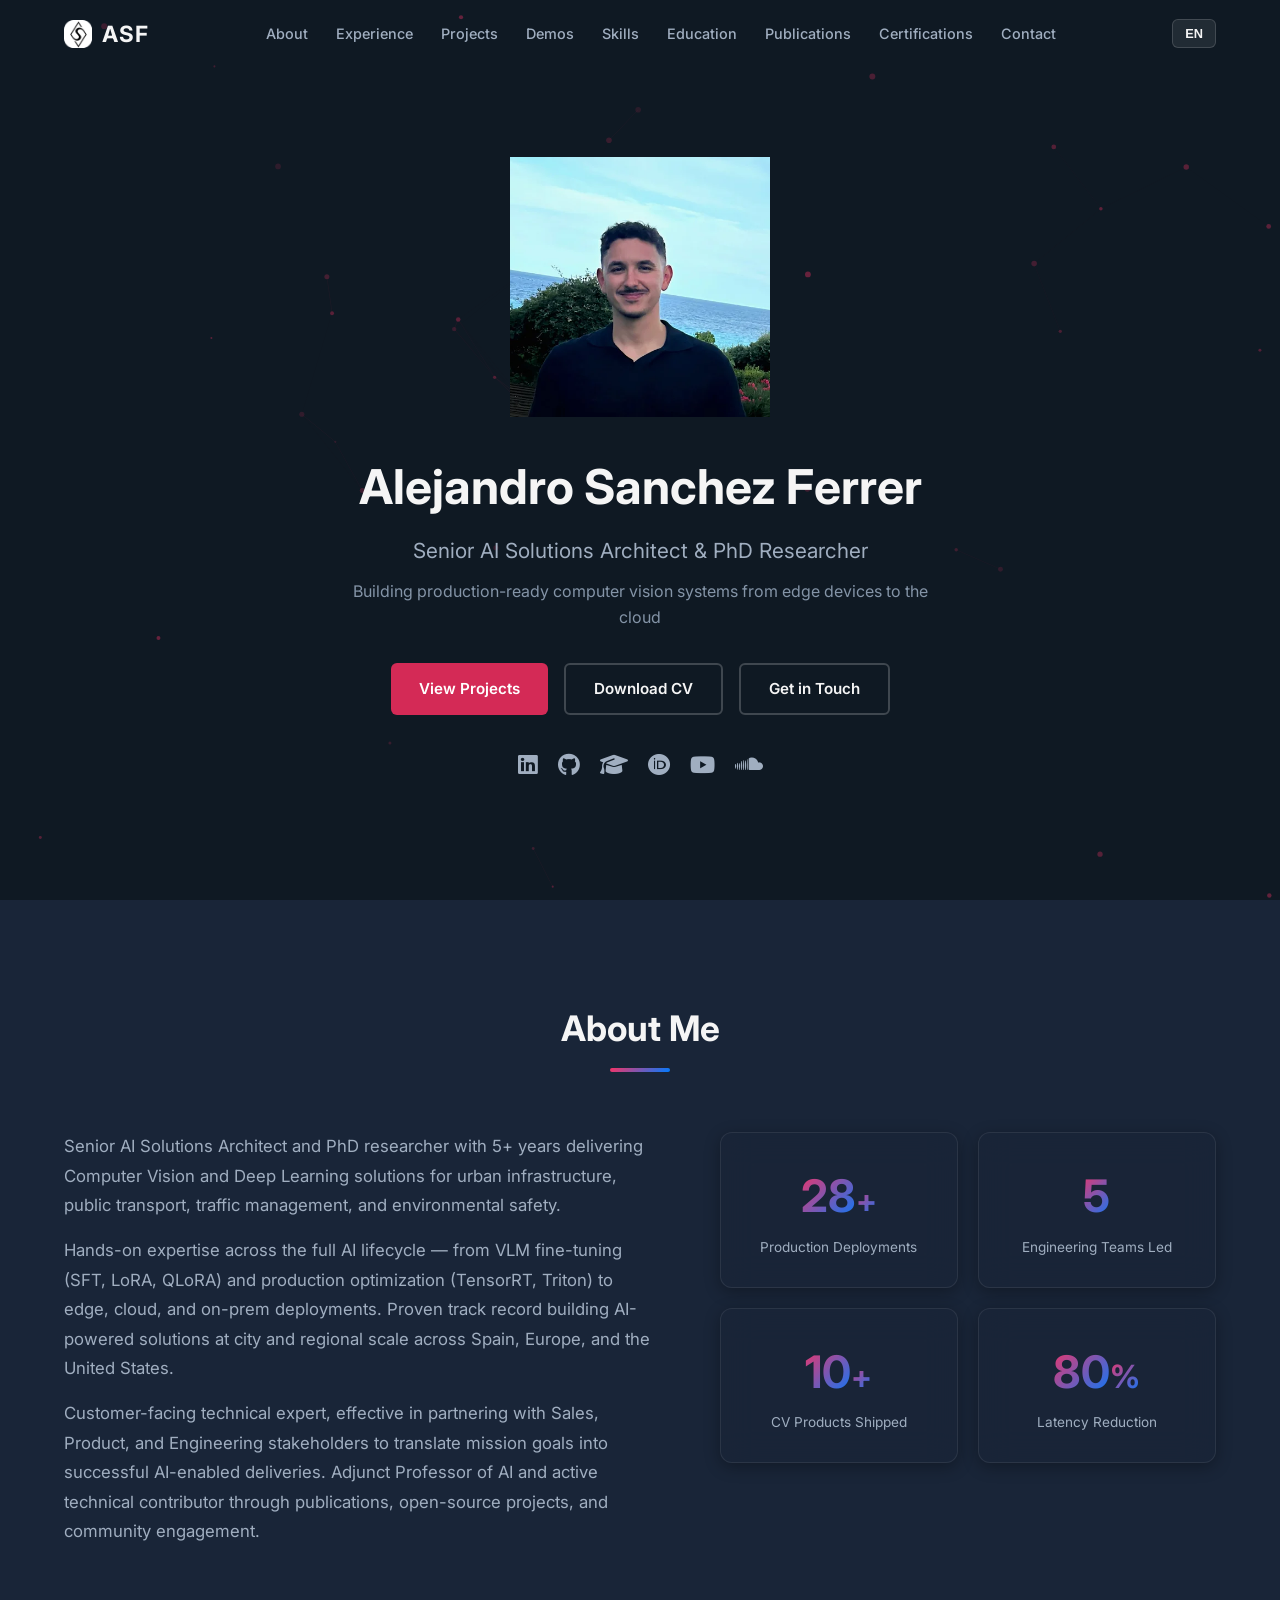
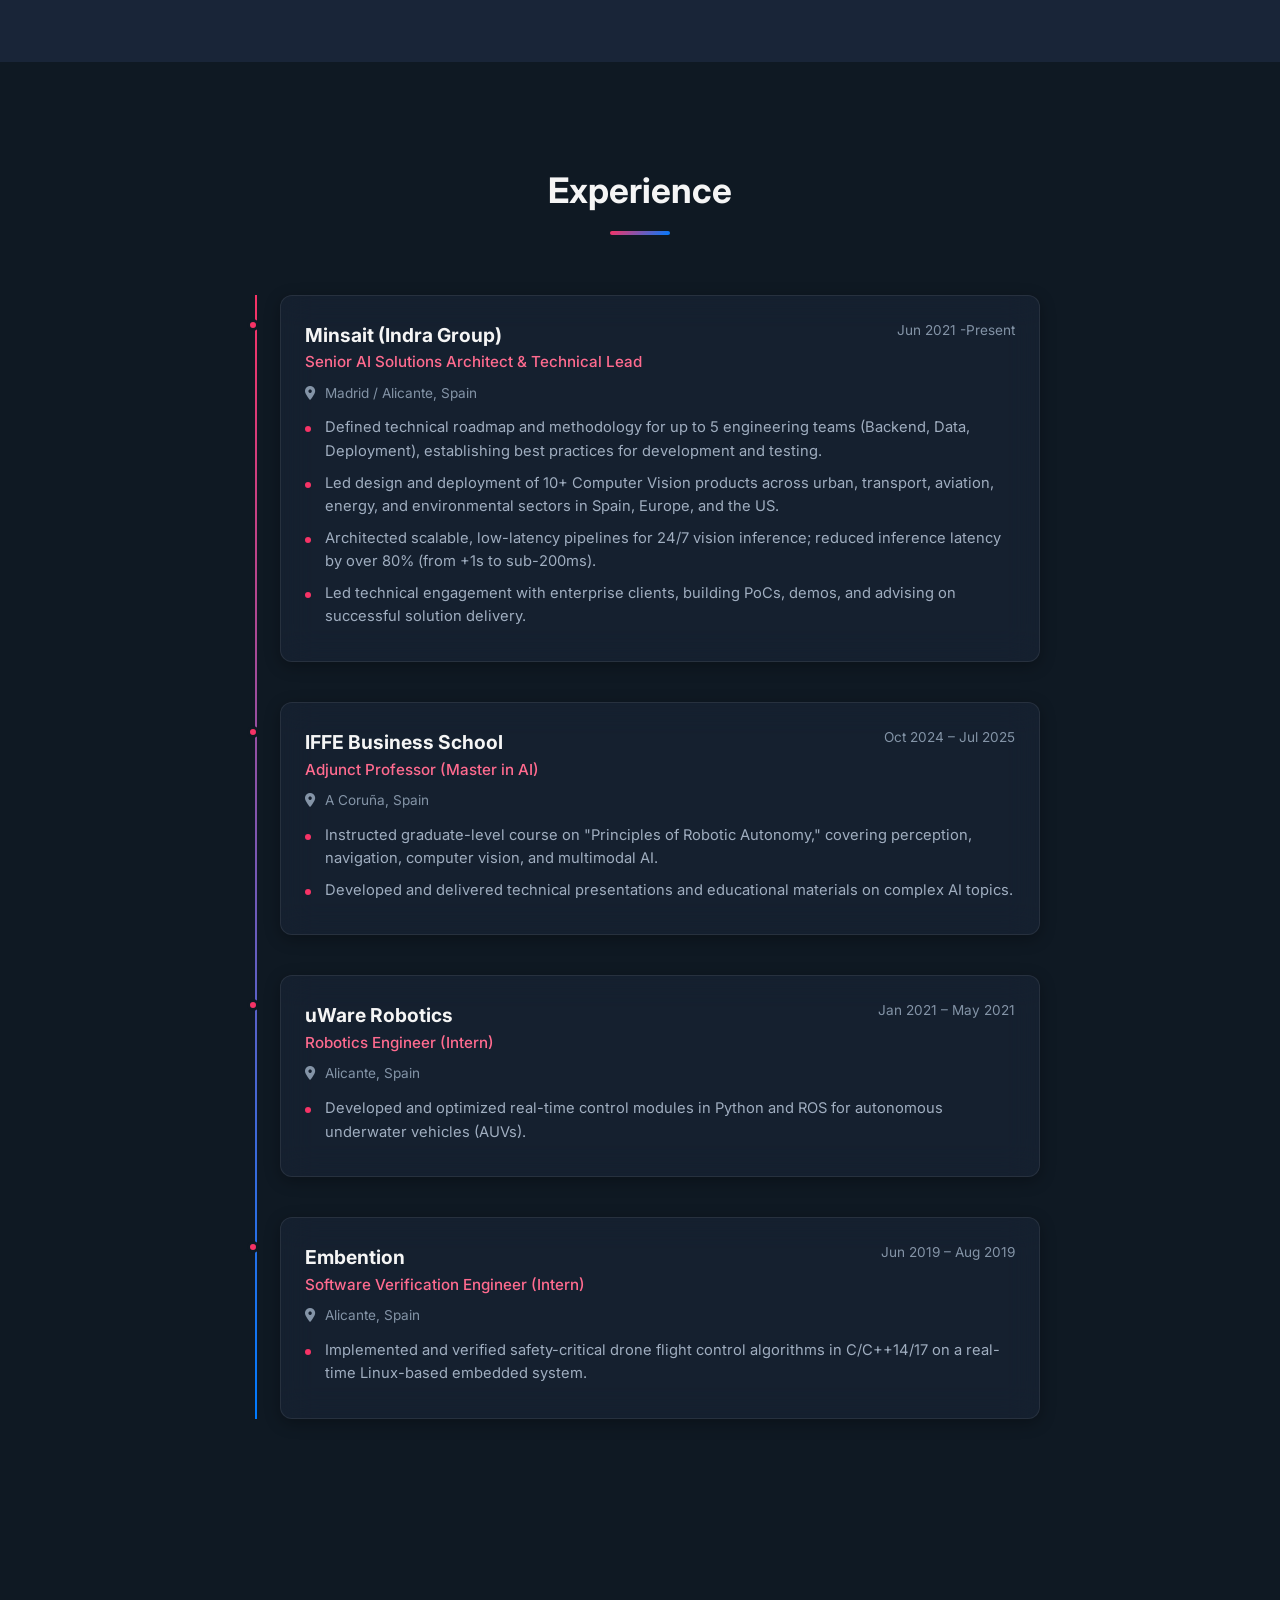
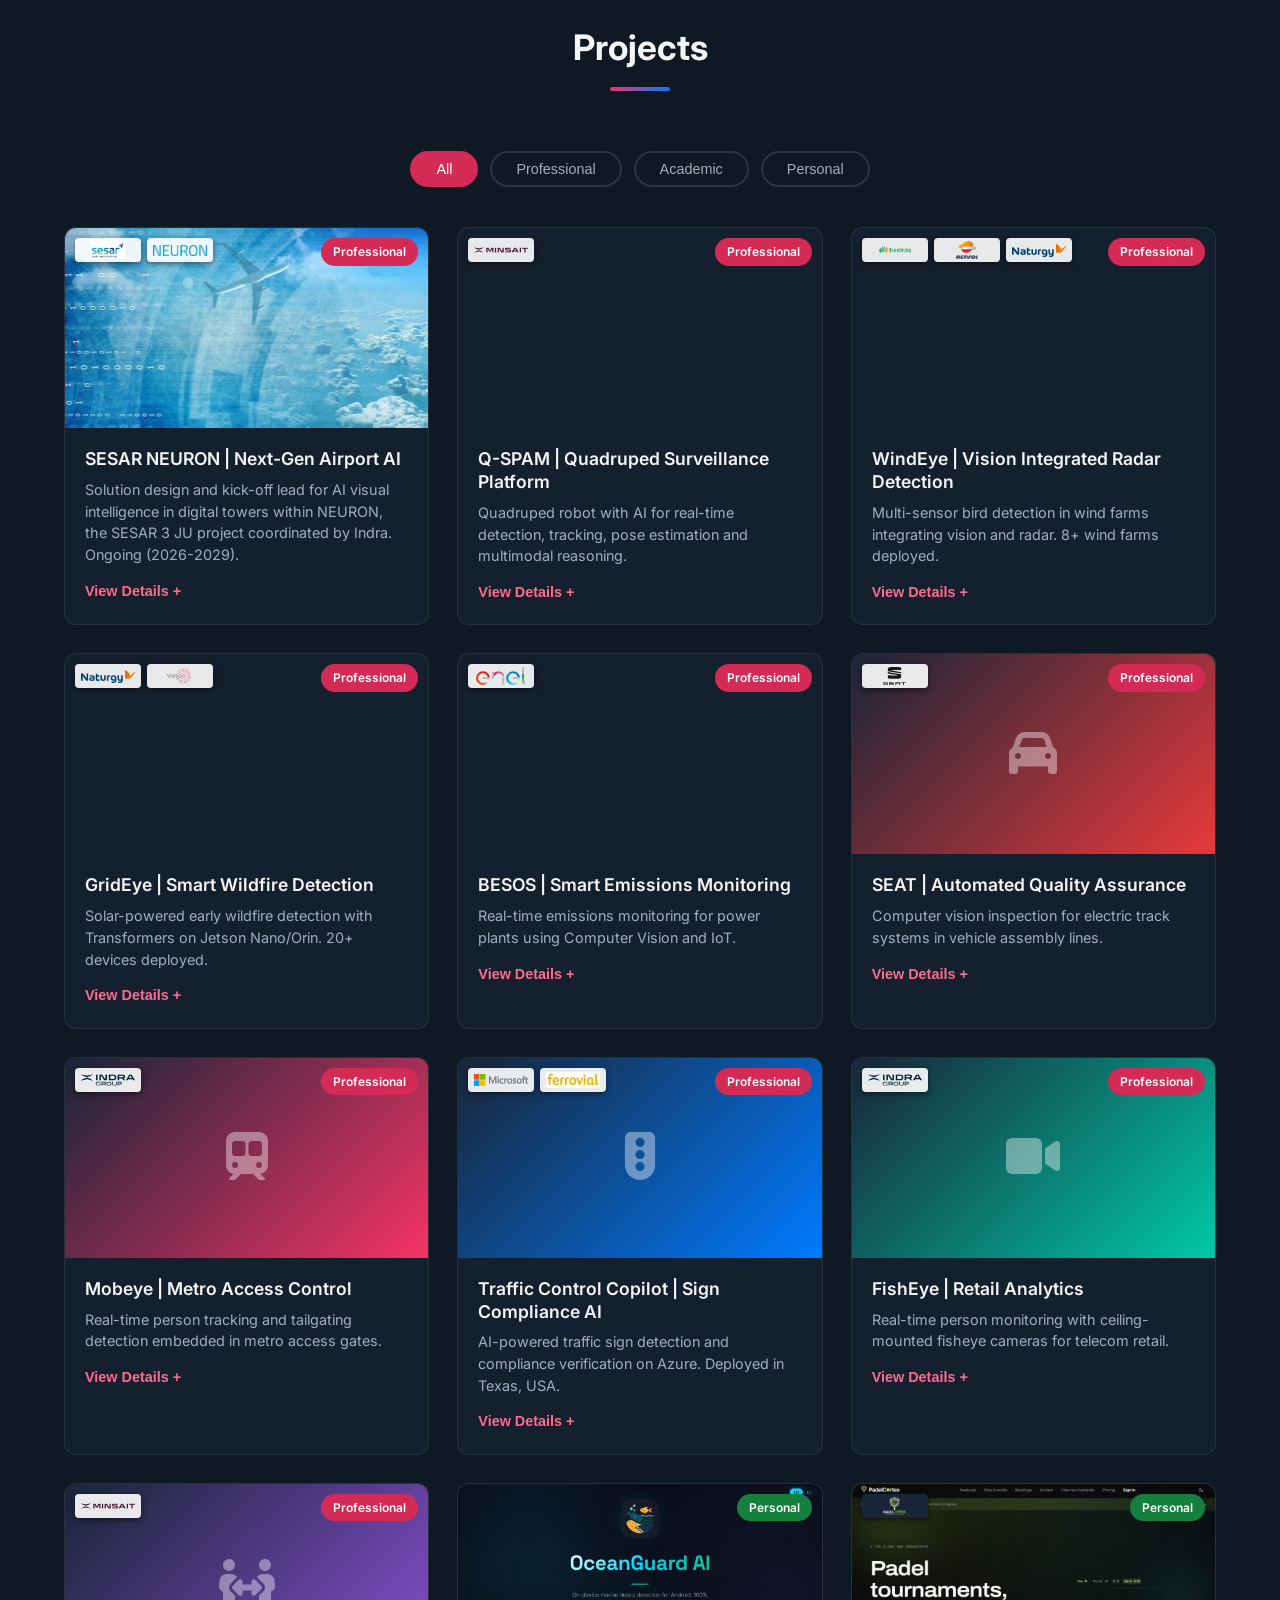
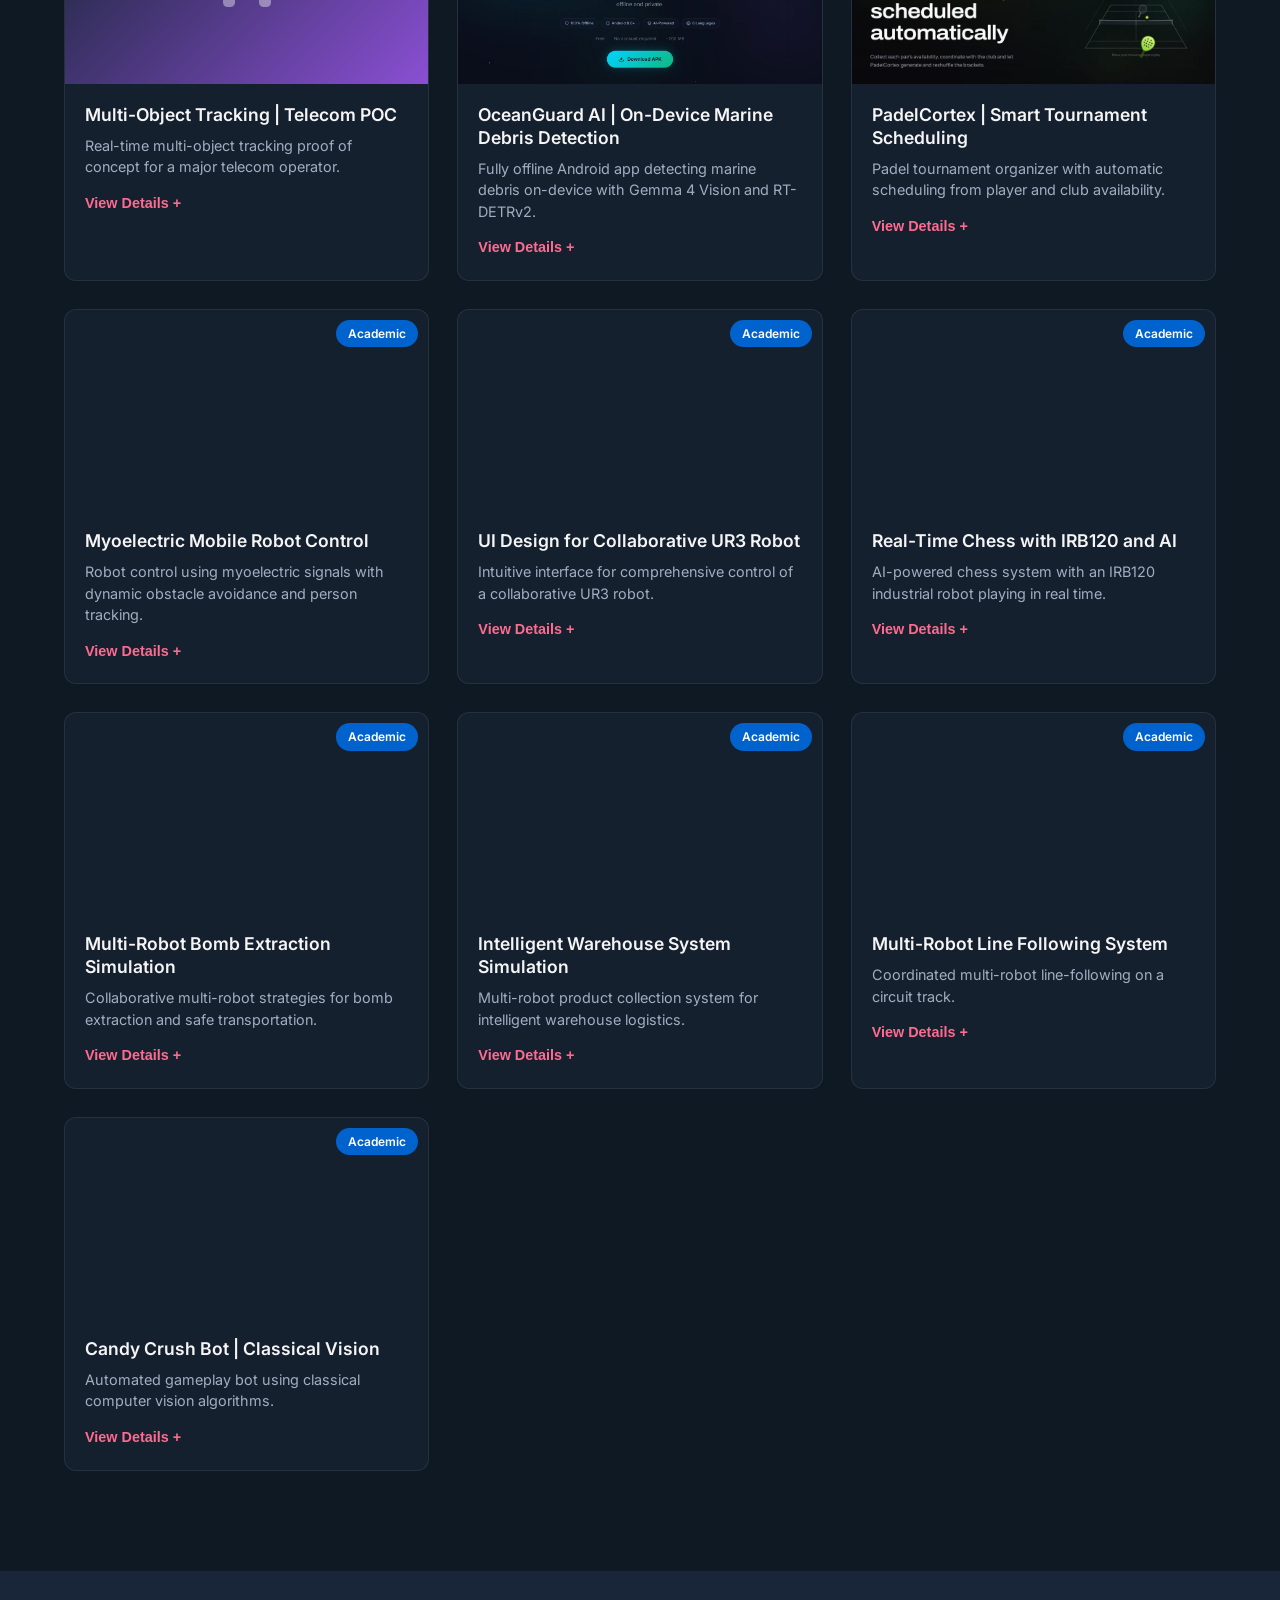
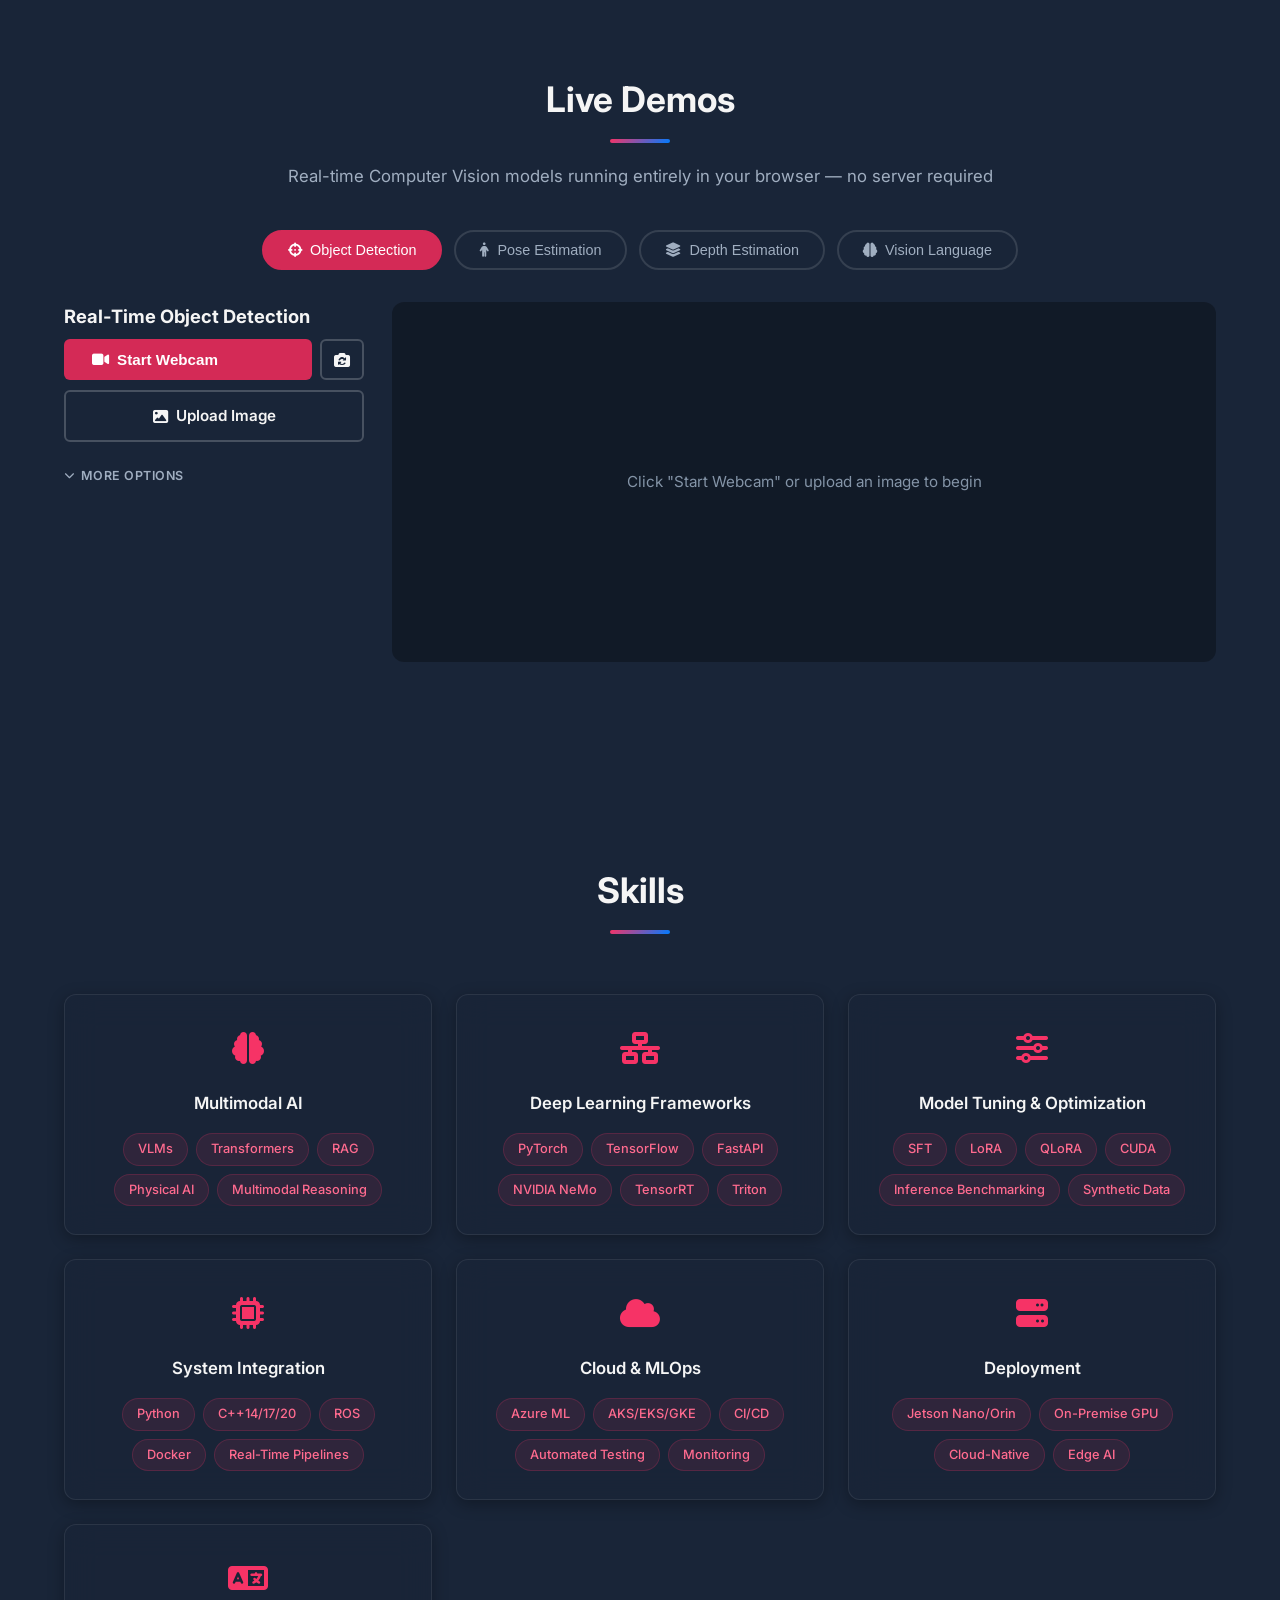
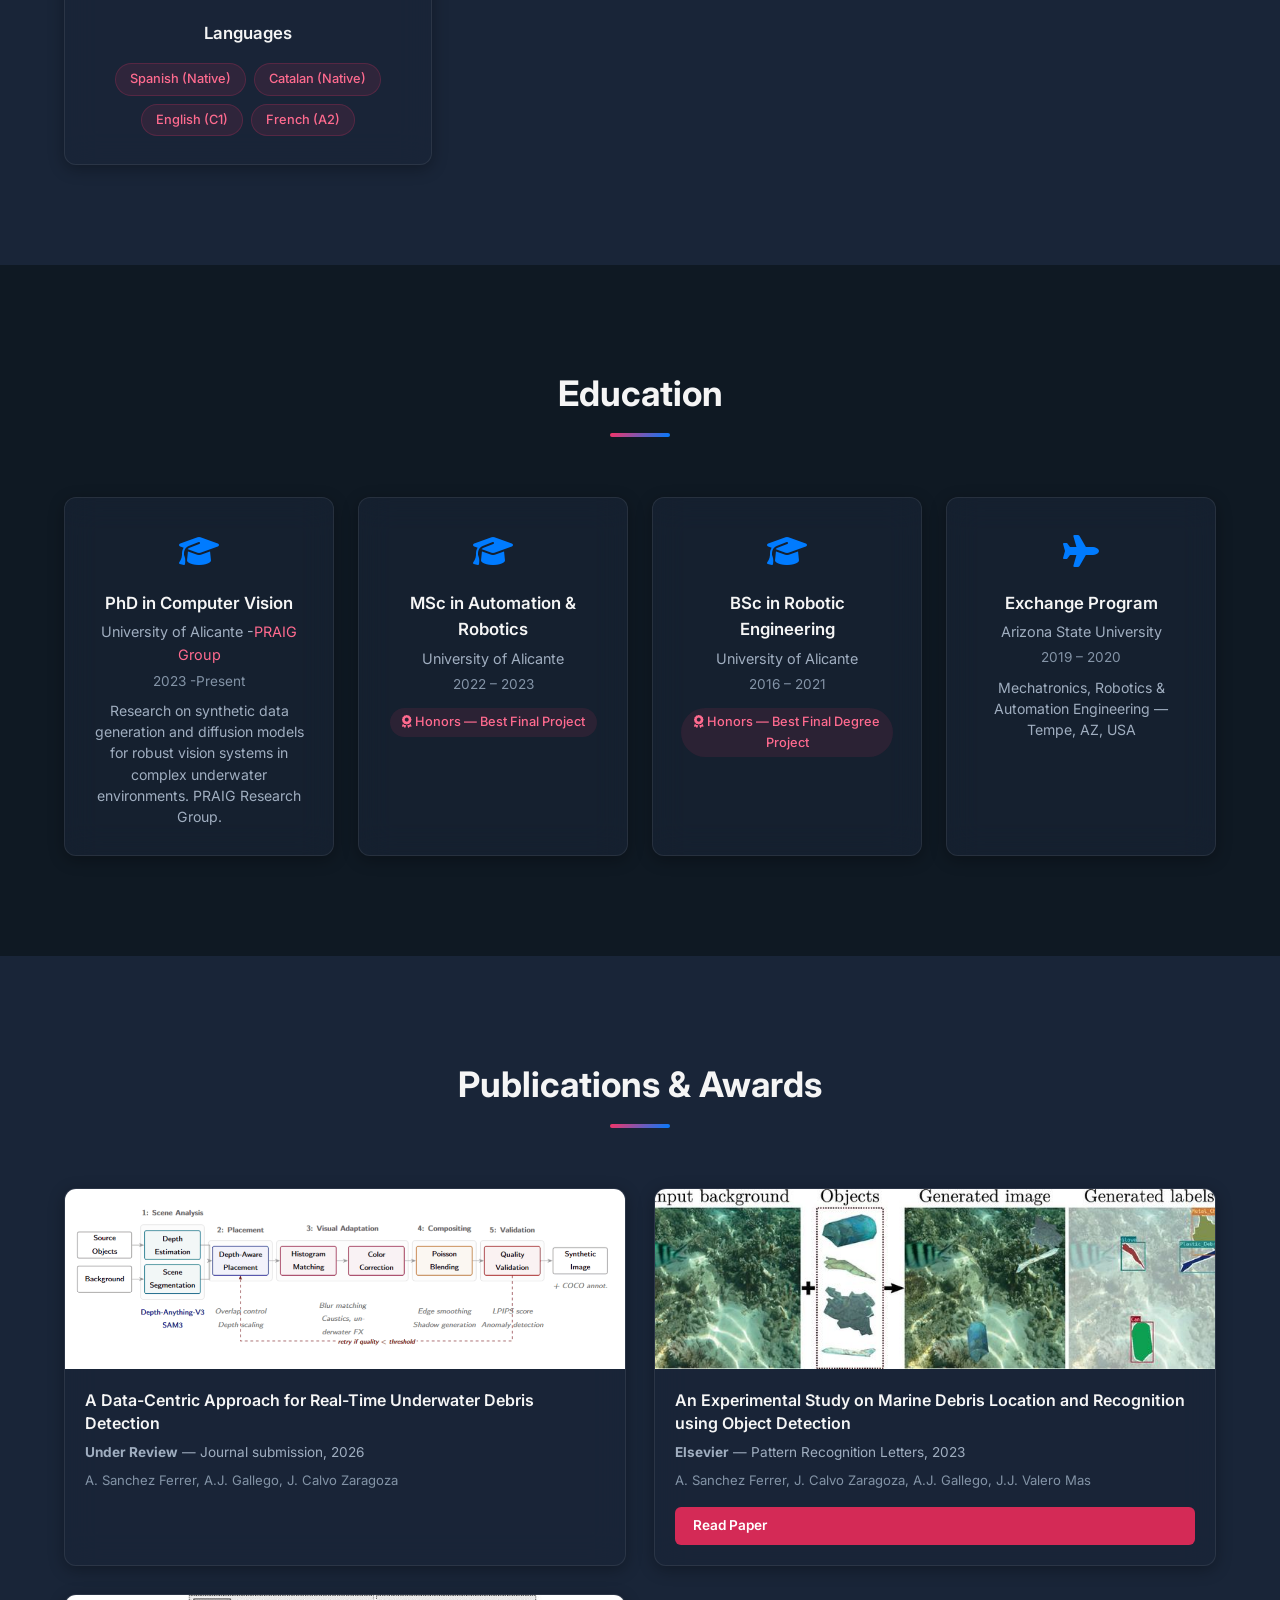
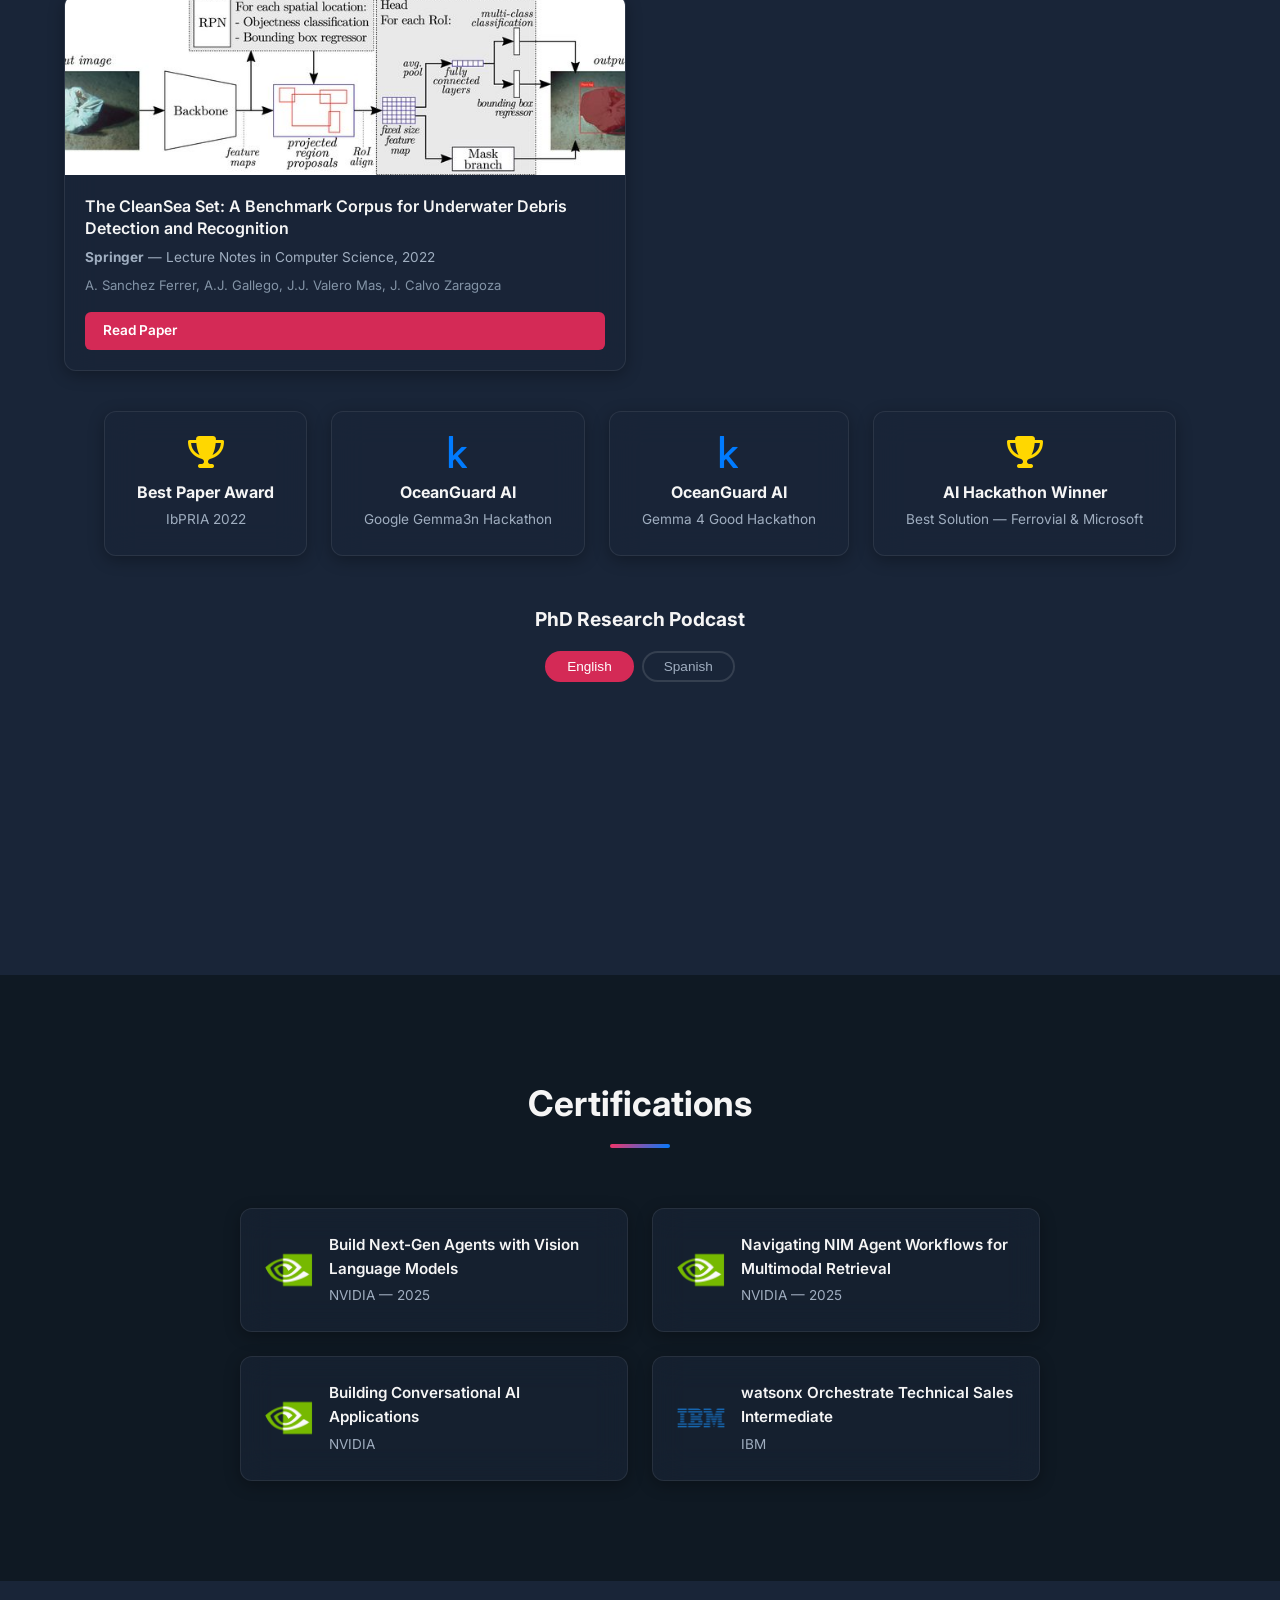
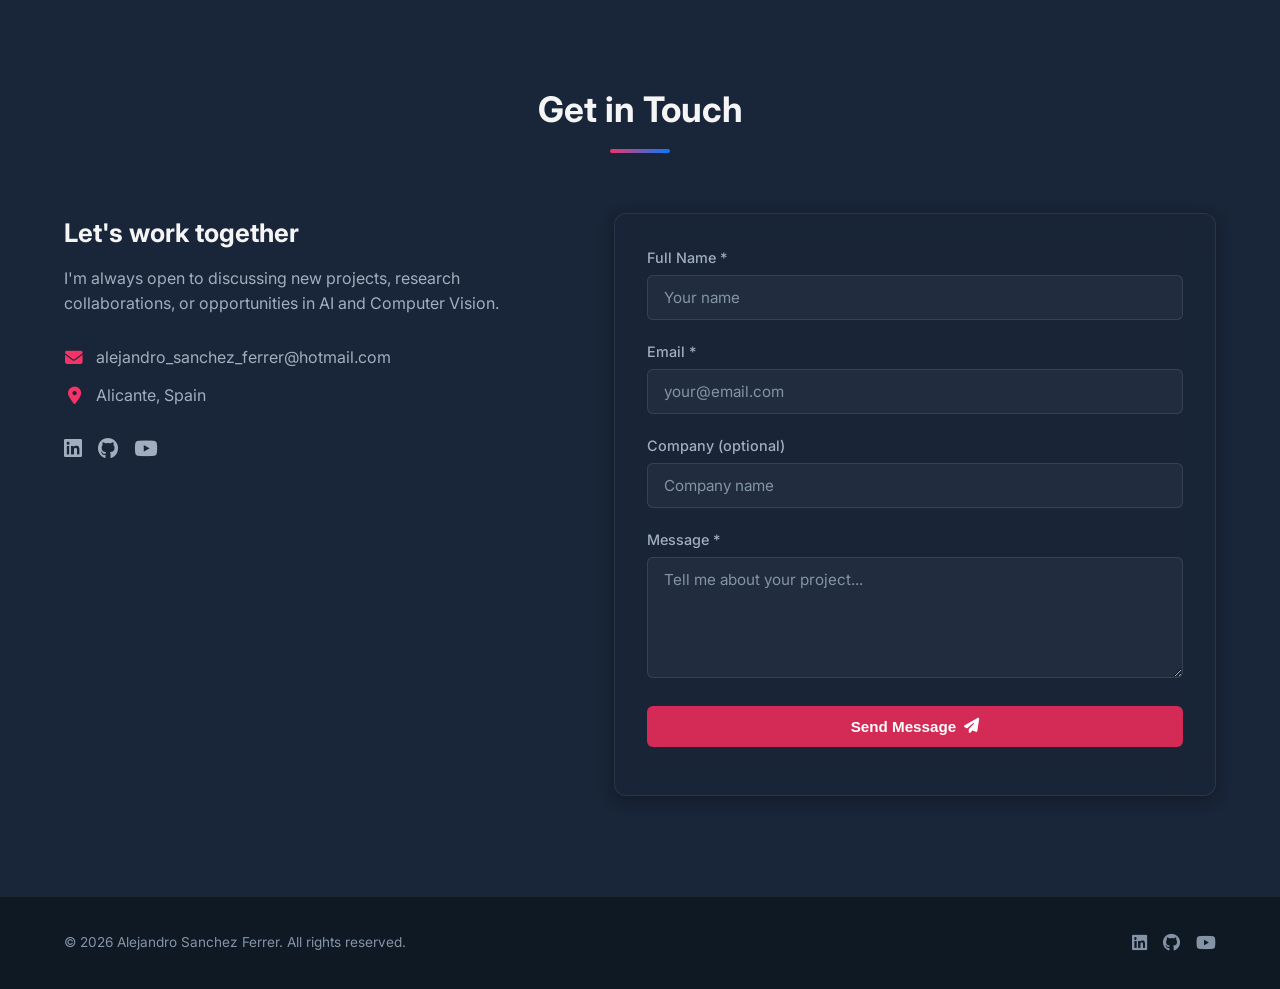
<file: index.html>
<!DOCTYPE html>
<html lang="en">
<head>
  <meta charset="UTF-8">
  <meta name="viewport" content="width=device-width, initial-scale=1.0">
  <title>Alejandro Sanchez Ferrer | Senior AI Solutions Architect</title>
  <meta name="description" content="Portfolio of Alejandro Sanchez Ferrer — Senior AI Solutions Architect, PhD Researcher in Computer Vision. 28+ production deployments across edge, cloud, and on-prem.">
  <meta name="keywords" content="Computer Vision, AI, Deep Learning, Robotics, Solutions Architect, NVIDIA, PyTorch, TensorRT">
  <meta name="author" content="Alejandro Sanchez Ferrer">
  <link rel="canonical" href="https://asferrer.github.io/">
  <meta name="theme-color" content="#0f1923">

  <!-- Open Graph -->
  <meta property="og:title" content="Alejandro Sanchez Ferrer | Senior AI Solutions Architect">
  <meta property="og:description" content="Senior AI Solutions Architect & PhD Researcher. 28+ production CV deployments across edge, cloud, and on-prem.">
  <meta property="og:type" content="website">
  <meta property="og:url" content="https://asferrer.github.io/">
  <meta property="og:image" content="https://asferrer.github.io/assets/og_image.jpg">
  <meta property="og:image:width" content="1200">
  <meta property="og:image:height" content="630">
  <meta property="og:locale" content="en_US">
  <meta property="og:locale:alternate" content="es_ES">

  <!-- Twitter Card -->
  <meta name="twitter:card" content="summary_large_image">
  <meta name="twitter:title" content="Alejandro Sanchez Ferrer | Senior AI Solutions Architect">
  <meta name="twitter:description" content="Senior AI Solutions Architect & PhD Researcher. 28+ production CV deployments across edge, cloud, and on-prem.">
  <meta name="twitter:image" content="https://asferrer.github.io/assets/og_image.jpg">

  <!-- Favicon -->
  <link rel="icon" href="assets/logo.ico" type="image/x-icon">
  <link rel="apple-touch-icon" sizes="180x180" href="assets/apple-touch-icon.png">

  <!-- Google Fonts -->
  <link rel="preconnect" href="https://fonts.googleapis.com">
  <link rel="preconnect" href="https://fonts.gstatic.com" crossorigin>
  <link href="https://fonts.googleapis.com/css2?family=Inter:wght@300;400;500;600;700&display=swap" rel="stylesheet">

  <!-- Font Awesome -->
  <link rel="stylesheet" href="https://cdnjs.cloudflare.com/ajax/libs/font-awesome/6.5.1/css/all.min.css" integrity="sha384-t1nt8BQoYMLFN5p42tRAtuAAFQaCQODekUVeKKZrEnEyp4H2R0RHFz0KWpmj7i8g" crossorigin="anonymous" referrerpolicy="no-referrer">

  <!-- Styles -->
  <link rel="stylesheet" href="css/styles.css">

  <!-- JSON-LD Structured Data -->
  <script type="application/ld+json">
  {
    "@context": "https://schema.org",
    "@type": "Person",
    "name": "Alejandro Sanchez Ferrer",
    "jobTitle": "Senior AI Solutions Architect",
    "url": "https://asferrer.github.io",
    "sameAs": [
      "https://www.linkedin.com/in/alejandro-sanchez-ferrer/",
      "https://github.com/asferrer",
      "https://www.youtube.com/@alejandrosanchezferrer9576",
      "https://scholar.google.com/citations?user=On0-8wMAAAAJ&hl=es",
      "https://orcid.org/0000-0002-7933-338X"
    ],
    "worksFor": { "@type": "Organization", "name": "Minsait (Indra)" },
    "alumniOf": [
      { "@type": "CollegeOrUniversity", "name": "University of Alicante" },
      { "@type": "CollegeOrUniversity", "name": "Arizona State University" }
    ]
  }
  </script>
</head>
<body>
  <a href="#main" class="skip-link">Skip to content</a>

  <!-- ========== NAV ========== -->
  <nav id="navbar">
    <div class="nav-container">
      <a href="#hero" class="nav-logo"><img src="assets/logo.ico" alt="ASF logo" class="nav-logo-icon">ASF</a>
      <div class="nav-links" id="navLinks">
        <a href="#about" data-i18n="nav.about">About</a>
        <a href="#experience" data-i18n="nav.experience">Experience</a>
        <a href="#projects" data-i18n="nav.projects">Projects</a>
        <a href="#demos" data-i18n="nav.demos">Demos</a>
        <a href="#skills" data-i18n="nav.skills">Skills</a>
        <a href="#education" data-i18n="nav.education">Education</a>
        <a href="#publications" data-i18n="nav.publications">Publications</a>
        <a href="#certifications" data-i18n="nav.certifications">Certifications</a>
        <a href="#contact" data-i18n="nav.contact">Contact</a>
      </div>
      <div class="nav-right">
        <button class="lang-toggle" id="langToggle" aria-label="Toggle language">
          <span class="lang-flag">EN</span>
        </button>
        <button class="hamburger" id="hamburger" aria-label="Menu" aria-expanded="false" aria-controls="navLinks">
          <span></span><span></span><span></span>
        </button>
      </div>
    </div>
  </nav>

  <main id="main">

  <!-- ========== HERO ========== -->
  <section id="hero">
    <canvas id="particlesCanvas"></canvas>
    <div class="hero-content">
      <div class="profile-photo">
        <div class="spin-container">
          <div class="morph-shape">
            <div class="morph-inner">
              <img src="assets/profile_520.webp" alt="Alejandro Sanchez Ferrer" width="520" height="520" loading="eager">
            </div>
          </div>
        </div>
      </div>
      <h1 data-i18n="hero.name">Alejandro Sanchez Ferrer</h1>
      <h2 data-i18n="hero.title">Senior AI Solutions Architect & PhD Researcher</h2>
      <p class="hero-tagline" data-i18n="hero.tagline">Building production-ready computer vision systems from edge devices to the cloud</p>
      <div class="hero-ctas">
        <a href="#projects" class="btn btn-primary" data-i18n="hero.cta_projects">View Projects</a>
        <a href="assets/Alejandro_Sanchez_Ferrer_CV.pdf" class="btn btn-outline" download data-i18n="hero.cta_cv">Download CV</a>
        <a href="#contact" class="btn btn-outline" data-i18n="hero.cta_contact">Get in Touch</a>
      </div>
      <div class="social-links">
        <a href="https://www.linkedin.com/in/alejandro-sanchez-ferrer/" target="_blank" rel="noopener" aria-label="LinkedIn"><i class="fab fa-linkedin"></i></a>
        <a href="https://github.com/asferrer" target="_blank" rel="noopener" aria-label="GitHub"><i class="fab fa-github"></i></a>
        <a href="https://scholar.google.com/citations?user=On0-8wMAAAAJ&hl=es" target="_blank" rel="noopener" aria-label="Google Scholar"><i class="fas fa-graduation-cap"></i></a>
        <a href="https://orcid.org/0000-0002-7933-338X" target="_blank" rel="noopener" aria-label="ORCID"><i class="fab fa-orcid"></i></a>
        <a href="https://www.youtube.com/@alejandrosanchezferrer9576/videos" target="_blank" rel="noopener" aria-label="YouTube"><i class="fab fa-youtube"></i></a>
        <a href="https://soundcloud.com/alejandro-sanchez-ferrer-2460710" target="_blank" rel="noopener" aria-label="SoundCloud"><i class="fab fa-soundcloud"></i></a>
      </div>
    </div>
  </section>

  <!-- ========== ABOUT ========== -->
  <section id="about">
    <div class="container">
      <h2 class="section-title" data-i18n="about.title">About Me</h2>
      <div class="about-grid">
        <div class="about-text" data-reveal="left">
          <p data-i18n="about.p1">Senior AI Solutions Architect and PhD researcher with 5+ years delivering Computer Vision and Deep Learning solutions for urban infrastructure, public transport, traffic management, and environmental safety.</p>
          <p data-i18n="about.p2">Hands-on expertise across the full AI lifecycle — from VLM fine-tuning (SFT, LoRA, QLoRA) and production optimization (TensorRT, Triton) to edge, cloud, and on-prem deployments. Proven track record building AI-powered solutions at city and regional scale across Spain, Europe, and the United States.</p>
          <p data-i18n="about.p3">Customer-facing technical expert, effective in partnering with Sales, Product, and Engineering stakeholders to translate mission goals into successful AI-enabled deliveries. Adjunct Professor of AI and active technical contributor through publications, open-source projects, and community engagement.</p>
        </div>
        <div class="about-stats" data-reveal="right">
          <div class="stat-card glass-card">
            <span class="stat-number" data-count="28">0</span><span class="stat-plus">+</span>
            <span class="stat-label" data-i18n="about.stat_deployments">Production Deployments</span>
          </div>
          <div class="stat-card glass-card">
            <span class="stat-number" data-count="5">0</span>
            <span class="stat-label" data-i18n="about.stat_teams">Engineering Teams Led</span>
          </div>
          <div class="stat-card glass-card">
            <span class="stat-number" data-count="10">0</span><span class="stat-plus">+</span>
            <span class="stat-label" data-i18n="about.stat_products">CV Products Shipped</span>
          </div>
          <div class="stat-card glass-card">
            <span class="stat-number" data-count="80">0</span><span class="stat-plus">%</span>
            <span class="stat-label" data-i18n="about.stat_latency">Latency Reduction</span>
          </div>
        </div>
      </div>
    </div>
  </section>

  <!-- ========== EXPERIENCE ========== -->
  <section id="experience">
    <div class="container">
      <h2 class="section-title" data-i18n="experience.title">Experience</h2>
      <div class="timeline">
        <!-- Minsait -->
        <div class="timeline-item" data-reveal="left">
          <div class="timeline-dot"></div>
          <div class="timeline-content glass-card">
            <div class="timeline-header">
              <div>
                <h3>Minsait (Indra Group)</h3>
                <span class="timeline-role" data-i18n="experience.minsait_role">Senior AI Solutions Architect & Technical Lead</span>
              </div>
              <span class="timeline-date">Jun 2021 -<span data-i18n="experience.present">Present</span></span>
            </div>
            <p class="timeline-location"><i class="fas fa-map-marker-alt"></i> Madrid / Alicante, Spain</p>
            <ul class="timeline-bullets">
              <li data-i18n="experience.minsait_1">Defined technical roadmap and methodology for up to 5 engineering teams (Backend, Data, Deployment), establishing best practices for development and testing.</li>
              <li data-i18n="experience.minsait_2">Led design and deployment of 10+ Computer Vision products across urban, transport, aviation, energy, and environmental sectors in Spain, Europe, and the US.</li>
              <li data-i18n="experience.minsait_3">Architected scalable, low-latency pipelines for 24/7 vision inference; reduced inference latency by over 80% (from +1s to sub-200ms).</li>
              <li data-i18n="experience.minsait_4">Led technical engagement with enterprise clients, building PoCs, demos, and advising on successful solution delivery.</li>
            </ul>
          </div>
        </div>
        <!-- IFFE -->
        <div class="timeline-item" data-reveal="right">
          <div class="timeline-dot"></div>
          <div class="timeline-content glass-card">
            <div class="timeline-header">
              <div>
                <h3>IFFE Business School</h3>
                <span class="timeline-role" data-i18n="experience.iffe_role">Adjunct Professor (Master in AI)</span>
              </div>
              <span class="timeline-date">Oct 2024 – Jul 2025</span>
            </div>
            <p class="timeline-location"><i class="fas fa-map-marker-alt"></i> A Coruña, Spain</p>
            <ul class="timeline-bullets">
              <li data-i18n="experience.iffe_1">Instructed graduate-level course on "Principles of Robotic Autonomy," covering perception, navigation, computer vision, and multimodal AI.</li>
              <li data-i18n="experience.iffe_2">Developed and delivered technical presentations and educational materials on complex AI topics.</li>
            </ul>
          </div>
        </div>
        <!-- uWare -->
        <div class="timeline-item" data-reveal="left">
          <div class="timeline-dot"></div>
          <div class="timeline-content glass-card">
            <div class="timeline-header">
              <div>
                <h3>uWare Robotics</h3>
                <span class="timeline-role" data-i18n="experience.uware_role">Robotics Engineer (Intern)</span>
              </div>
              <span class="timeline-date">Jan 2021 – May 2021</span>
            </div>
            <p class="timeline-location"><i class="fas fa-map-marker-alt"></i> Alicante, Spain</p>
            <ul class="timeline-bullets">
              <li data-i18n="experience.uware_1">Developed and optimized real-time control modules in Python and ROS for autonomous underwater vehicles (AUVs).</li>
            </ul>
          </div>
        </div>
        <!-- Embention -->
        <div class="timeline-item" data-reveal="right">
          <div class="timeline-dot"></div>
          <div class="timeline-content glass-card">
            <div class="timeline-header">
              <div>
                <h3>Embention</h3>
                <span class="timeline-role" data-i18n="experience.embention_role">Software Verification Engineer (Intern)</span>
              </div>
              <span class="timeline-date">Jun 2019 – Aug 2019</span>
            </div>
            <p class="timeline-location"><i class="fas fa-map-marker-alt"></i> Alicante, Spain</p>
            <ul class="timeline-bullets">
              <li data-i18n="experience.embention_1">Implemented and verified safety-critical drone flight control algorithms in C/C++14/17 on a real-time Linux-based embedded system.</li>
            </ul>
          </div>
        </div>
      </div>
    </div>
  </section>

  <!-- ========== PROJECTS ========== -->
  <section id="projects">
    <div class="container">
      <h2 class="section-title" data-i18n="projects.title">Projects</h2>
      <div class="filter-bar">
        <button class="filter-btn active" data-filter="all" data-i18n="projects.filter_all">All</button>
        <button class="filter-btn" data-filter="professional" data-i18n="projects.filter_pro">Professional</button>
        <button class="filter-btn" data-filter="academic" data-i18n="projects.filter_acad">Academic</button>
        <button class="filter-btn" data-filter="personal" data-i18n="projects.filter_personal">Personal</button>
      </div>
      <div class="projects-grid">

        <!-- === PROFESSIONAL PROJECTS === -->

        <!-- SESAR NEURON -->
        <div class="project-card" data-category="professional" data-reveal="up">
          <div class="project-thumb" style="background-image:url('assets/neuron-airport.jpg')">
            <div class="project-logos">
              <a href="https://www.sesarju.eu" target="_blank" rel="noopener" aria-label="SESAR Joint Undertaking"><img loading="lazy" src="assets/logos/sesar.png" alt="SESAR Joint Undertaking"></a>
              <a href="https://www.sesarju.eu/projects/NEURON" target="_blank" rel="noopener" aria-label="NEURON project"><img loading="lazy" src="assets/logos/neuron.png" alt="NEURON"></a>
            </div>
            <span class="project-badge" data-i18n="projects.badge_pro">Professional</span>
          </div>
          <div class="project-info">
            <h3 data-i18n="projects.neuron_title">SESAR NEURON | Next-Gen Airport AI</h3>
            <p data-i18n="projects.neuron_desc">Solution design and kick-off lead for AI visual intelligence in digital towers within NEURON, the SESAR 3 JU project coordinated by Indra. Ongoing (2026-2029).</p>
            <button class="project-expand-btn" data-i18n="projects.view_details">View Details</button>
          </div>
          <div class="project-details">
            <p data-i18n="projects.neuron_details">NEURON (NEw aiRport Operational service Network) is a SESAR 3 Joint Undertaking project under Horizon Europe, coordinated by Indra with EUROCONTROL as network integrator and a 23-partner consortium including Airbus, ENAV/TechnoSky and early-adopter airports such as Athens International Airport. I designed the end-to-end technical solution and led the kick-off of the AI-enabled visual intelligence solution for digital towers: real-time visual tracking, trajectory smoothing, video-based weather detection and aerodrome safety monitoring, targeting TRL6. The project is ongoing, running from 2026 to 2029 towards SESAR's Digital European Sky vision.</p>
            <div class="project-links">
              <a href="https://www.sesarju.eu/projects/NEURON" target="_blank" rel="noopener"><i class="fas fa-globe"></i> SESAR JU</a>
              <a href="https://cordis.europa.eu/project/id/101288156" target="_blank" rel="noopener"><i class="fas fa-flag"></i> CORDIS</a>
              <a href="https://www.linkedin.com/company/neuron-sesar-project/" target="_blank" rel="noopener"><i class="fab fa-linkedin"></i> LinkedIn</a>
            </div>
          </div>
        </div>

        <!-- Q-SPAM -->
        <div class="project-card" data-category="professional" data-reveal="up">
          <div class="project-thumb" style="background-image:url('https://img.youtube.com/vi/Hir720g__4s/hqdefault.jpg')">
            <div class="project-logos">
              <a href="https://www.minsait.com" target="_blank" rel="noopener" aria-label="Minsait"><img loading="lazy" src="assets/logos/minsait.svg" alt="Minsait"></a>
            </div>
            <span class="project-badge" data-i18n="projects.badge_pro">Professional</span>
          </div>
          <div class="project-info">
            <h3 data-i18n="projects.qspam_title">Q-SPAM | Quadruped Surveillance Platform</h3>
            <p data-i18n="projects.qspam_desc">Quadruped robot with AI for real-time detection, tracking, pose estimation and multimodal reasoning.</p>
            <button class="project-expand-btn" data-i18n="projects.view_details">View Details</button>
          </div>
          <div class="project-details">
            <p data-i18n="projects.qspam_details">This project, created in partnership with Minsait, integrates a quantized VLM into a quadruped robot for real-time query-based reasoning, tracking, and behavior recognition, demonstrating Physical AI in edge-constrained environments. The robot is equipped with a high-resolution camera enabling seamless detection, tracking, pose estimation, and behavior analysis of individuals.</p>
            <div class="project-video" data-video="Hir720g__4s"></div>
            <div class="project-links">
              <a href="https://www.youtube.com/watch?v=QZOJGdqfOd8" target="_blank" rel="noopener"><i class="fas fa-newspaper"></i> Press release</a>
            </div>
          </div>
        </div>

        <!-- WindEye (VIRDS) -->
        <div class="project-card" data-category="professional" data-reveal="up">
          <div class="project-thumb" style="background-image:url('https://img.youtube.com/vi/9k5COcxc4zU/hqdefault.jpg')">
            <div class="project-logos">
              <a href="https://www.iberdrola.com" target="_blank" rel="noopener" aria-label="Iberdrola"><img loading="lazy" src="assets/logos/iberdrola.png" alt="Iberdrola"></a>
              <a href="https://www.repsol.com" target="_blank" rel="noopener" aria-label="Repsol"><img loading="lazy" src="assets/logos/repsol.png" alt="Repsol"></a>
              <a href="https://www.naturgy.com" target="_blank" rel="noopener" aria-label="Naturgy"><img loading="lazy" src="assets/logos/naturgy.svg" alt="Naturgy"></a>
            </div>
            <span class="project-badge" data-i18n="projects.badge_pro">Professional</span>
          </div>
          <div class="project-info">
            <h3 data-i18n="projects.windeye_title">WindEye | Vision Integrated Radar Detection</h3>
            <p data-i18n="projects.windeye_desc">Multi-sensor bird detection in wind farms integrating vision and radar. 8+ wind farms deployed.</p>
            <button class="project-expand-btn" data-i18n="projects.view_details">View Details</button>
          </div>
          <div class="project-details">
            <p data-i18n="projects.windeye_details">Multi-sensor detection system integrating vision and radar to classify endangered bird species and trigger automatic turbine shutdown. Deployed in 8+ wind farms across Spain, supporting environmental regulation compliance. Utilizes 3D radar technologies and high-resolution video capture to detect and classify birds in real time.</p>
            <div class="project-video" data-video="9k5COcxc4zU"></div>
            <div class="project-links">
              <a href="https://cincodias.elpais.com/companias/2023-10-09/la-inteligencia-artificial-sobrevuela-los-parques-eolicos.html" target="_blank" rel="noopener"><i class="fas fa-newspaper"></i> El Pais</a>
              <a href="https://www.minsait.com/es/actualidad/media-room/minsait-ayuda-reducir-la-siniestralidad-de-las-aves-en-los-parques-eolicos-con" target="_blank" rel="noopener"><i class="fas fa-newspaper"></i> Minsait</a>
            </div>
          </div>
        </div>

        <!-- GridEye (SWFD) -->
        <div class="project-card" data-category="professional" data-reveal="up">
          <div class="project-thumb" style="background-image:url('https://img.youtube.com/vi/KSp5Ly1fC1Q/hqdefault.jpg')">
            <div class="project-logos">
              <a href="https://www.naturgy.com" target="_blank" rel="noopener" aria-label="Naturgy"><img loading="lazy" src="assets/logos/naturgy.svg" alt="Naturgy"></a>
              <a href="https://www.viesgo.com" target="_blank" rel="noopener" aria-label="Viesgo"><img loading="lazy" src="assets/logos/viesgo.svg" alt="Viesgo"></a>
            </div>
            <span class="project-badge" data-i18n="projects.badge_pro">Professional</span>
          </div>
          <div class="project-info">
            <h3 data-i18n="projects.grideye_title">GridEye | Smart Wildfire Detection</h3>
            <p data-i18n="projects.grideye_desc">Solar-powered early wildfire detection with Transformers on Jetson Nano/Orin. 20+ devices deployed.</p>
            <button class="project-expand-btn" data-i18n="projects.view_details">View Details</button>
          </div>
          <div class="project-details">
            <p data-i18n="projects.grideye_details">Compact, solar-powered early wildfire detection system using Transformer models optimized with TensorRT for Jetson Nano/Orin Nano. Deployed in 20+ devices across Spain for public safety and environmental protection. Winner of the Enertic Award for predictive maintenance innovation.</p>
            <div class="project-video" data-video="KSp5Ly1fC1Q"></div>
            <div class="project-links">
              <a href="https://www.minsait.com/en/news/media-room/naturgy-and-minsait-win-enertic-award-their-green-solution-prevent-fires-using" target="_blank" rel="noopener"><i class="fas fa-trophy"></i> Enertic Award</a>
              <a href="https://enertic.org/fire-detection/" target="_blank" rel="noopener"><i class="fas fa-newspaper"></i> Enertic</a>
            </div>
          </div>
        </div>

        <!-- BESOS (Smart Surveillance) -->
        <div class="project-card" data-category="professional" data-reveal="up">
          <div class="project-thumb" style="background-image:url('https://img.youtube.com/vi/4Gx5RGKVLDY/hqdefault.jpg')">
            <div class="project-logos">
              <a href="https://www.enel.com" target="_blank" rel="noopener" aria-label="Enel"><img loading="lazy" src="assets/logos/enel.svg" alt="Enel"></a>
            </div>
            <span class="project-badge" data-i18n="projects.badge_pro">Professional</span>
          </div>
          <div class="project-info">
            <h3 data-i18n="projects.besos_title">BESOS | Smart Emissions Monitoring</h3>
            <p data-i18n="projects.besos_desc">Real-time emissions monitoring for power plants using Computer Vision and IoT.</p>
            <button class="project-expand-btn" data-i18n="projects.view_details">View Details</button>
          </div>
          <div class="project-details">
            <p data-i18n="projects.besos_details">Intelligent surveillance platform for Endesa/Enel, monitoring power plant emissions with advanced Computer Vision algorithms detecting anomalies such as smoke, foam, debris, and thermal irregularities. Critical for maintaining ecological balance and ensuring regulatory compliance in energy production facilities.</p>
            <div class="project-video" data-video="4Gx5RGKVLDY"></div>
            <div class="project-links">
              <a href="https://www.linkedin.com/posts/plaiground_casoaezxito-plaiground-activity-6991392128216014848-YrFe" target="_blank" rel="noopener"><i class="fas fa-newspaper"></i> Press release</a>
            </div>
          </div>
        </div>

        <!-- SEAT QA -->
        <div class="project-card" data-category="professional" data-reveal="up">
          <div class="project-thumb project-thumb-gradient" style="background: linear-gradient(135deg, #192538 0%, #e8393b 100%)">
            <div class="project-logos">
              <a href="https://www.seat.es" target="_blank" rel="noopener" aria-label="SEAT"><img loading="lazy" src="assets/logos/seat.svg" alt="SEAT"></a>
            </div>
            <div class="project-thumb-icon"><i class="fas fa-car"></i></div>
            <span class="project-badge" data-i18n="projects.badge_pro">Professional</span>
          </div>
          <div class="project-info">
            <h3 data-i18n="projects.seat_title">SEAT | Automated Quality Assurance</h3>
            <p data-i18n="projects.seat_desc">Computer vision inspection for electric track systems in vehicle assembly lines.</p>
            <button class="project-expand-btn" data-i18n="projects.view_details">View Details</button>
          </div>
          <div class="project-details">
            <p data-i18n="projects.seat_details">Developed for SEAT, this project applies computer vision to enhance reliability of electric track systems in vehicle assembly lines. Advanced image processing algorithms provide real-time surveillance over transport rails, proactively identifying defects and deviations from standards.</p>
            <div class="project-links">
              <a href="https://www.minsait.com/es/actualidad/insights/el-caso-de-seat-casoy-implantar-la-ia-y-la-vision-artificial-para-evitar-paradas" target="_blank" rel="noopener"><i class="fas fa-newspaper"></i> Minsait</a>
            </div>
          </div>
        </div>

        <!-- Mobeye -->
        <div class="project-card" data-category="professional" data-reveal="up">
          <div class="project-thumb project-thumb-gradient" style="background: linear-gradient(135deg, #192538 0%, #f63366 100%)">
            <div class="project-logos">
              <a href="https://www.indracompany.com" target="_blank" rel="noopener" aria-label="Indra Group"><img loading="lazy" src="assets/logos/indra.svg" alt="Indra Group"></a>
            </div>
            <div class="project-thumb-icon"><i class="fas fa-train-subway"></i></div>
            <span class="project-badge" data-i18n="projects.badge_pro">Professional</span>
          </div>
          <div class="project-info">
            <h3 data-i18n="projects.mobeye_title">Mobeye | Metro Access Control</h3>
            <p data-i18n="projects.mobeye_desc">Real-time person tracking and tailgating detection embedded in metro access gates.</p>
            <button class="project-expand-btn" data-i18n="projects.view_details">View Details</button>
          </div>
          <div class="project-details">
            <p data-i18n="projects.mobeye_details">Real-time person tracking and tailgating detection system embedded in metro access gates for a major transport operator, enhancing public transport safety and access control. Uses computer vision to detect unauthorized entries and ensure passenger flow management.</p>
          </div>
        </div>

        <!-- Traffic Control Copilot -->
        <div class="project-card" data-category="professional" data-reveal="up">
          <div class="project-thumb project-thumb-gradient" style="background: linear-gradient(135deg, #192538 0%, #007bff 100%)">
            <div class="project-logos">
              <a href="https://www.microsoft.com" target="_blank" rel="noopener" aria-label="Microsoft"><img loading="lazy" src="assets/logos/microsoft.svg" alt="Microsoft"></a>
              <a href="https://www.ferrovial.com" target="_blank" rel="noopener" aria-label="Ferrovial"><img loading="lazy" src="assets/logos/ferrovial.jpg" alt="Ferrovial"></a>
            </div>
            <div class="project-thumb-icon"><i class="fas fa-traffic-light"></i></div>
            <span class="project-badge" data-i18n="projects.badge_pro">Professional</span>
          </div>
          <div class="project-info">
            <h3 data-i18n="projects.copilot_title">Traffic Control Copilot | Sign Compliance AI</h3>
            <p data-i18n="projects.copilot_desc">AI-powered traffic sign detection and compliance verification on Azure. Deployed in Texas, USA.</p>
            <button class="project-expand-btn" data-i18n="projects.view_details">View Details</button>
          </div>
          <div class="project-details">
            <p data-i18n="projects.copilot_details">AI-powered traffic sign detection, tracking, classification, and automated compliance verification against construction blueprints. Deployed on Azure cloud with Computer Vision and Generative AI for a leading infrastructure company in Texas, USA.</p>
          </div>
        </div>

        <!-- FishEye -->
        <div class="project-card" data-category="professional" data-reveal="up">
          <div class="project-thumb project-thumb-gradient" style="background: linear-gradient(135deg, #192538 0%, #00c9a7 100%)">
            <div class="project-logos">
              <a href="https://www.indracompany.com" target="_blank" rel="noopener" aria-label="Indra Group"><img loading="lazy" src="assets/logos/indra.svg" alt="Indra Group"></a>
            </div>
            <div class="project-thumb-icon"><i class="fas fa-video"></i></div>
            <span class="project-badge" data-i18n="projects.badge_pro">Professional</span>
          </div>
          <div class="project-info">
            <h3 data-i18n="projects.fisheye_title">FishEye | Retail Analytics</h3>
            <p data-i18n="projects.fisheye_desc">Real-time person monitoring with ceiling-mounted fisheye cameras for telecom retail.</p>
            <button class="project-expand-btn" data-i18n="projects.view_details">View Details</button>
          </div>
          <div class="project-details">
            <p data-i18n="projects.fisheye_details">Real-time person monitoring using ceiling-mounted fisheye cameras for a major telecom retailer, extracting operational KPIs (foot traffic, wait times, heatmaps) to improve service delivery and citizen experience. Provides actionable insights for store optimization.</p>
          </div>
        </div>

        <!-- Telco Multi-Object Tracking POC -->
        <div class="project-card" data-category="professional" data-reveal="up">
          <div class="project-thumb project-thumb-gradient" style="background: linear-gradient(135deg, #192538 0%, #8a4fd3 100%)">
            <div class="project-logos">
              <a href="https://www.minsait.com" target="_blank" rel="noopener" aria-label="Minsait"><img loading="lazy" src="assets/logos/minsait.svg" alt="Minsait"></a>
            </div>
            <div class="project-thumb-icon"><i class="fas fa-people-arrows"></i></div>
            <span class="project-badge" data-i18n="projects.badge_pro">Professional</span>
          </div>
          <div class="project-info">
            <h3 data-i18n="projects.telco_title">Multi-Object Tracking | Telecom POC</h3>
            <p data-i18n="projects.telco_desc">Real-time multi-object tracking proof of concept for a major telecom operator.</p>
            <button class="project-expand-btn" data-i18n="projects.view_details">View Details</button>
          </div>
          <div class="project-details">
            <p data-i18n="projects.telco_details">Proof of concept for a major telecommunications operator: real-time multi-object detection and tracking over live camera feeds, with identity persistence across occlusions and camera handoffs. The pipeline combines state-of-the-art detectors with modern tracking-by-detection algorithms, optimized for GPU inference and designed to scale across large camera networks.</p>
          </div>
        </div>

        <!-- === PERSONAL PROJECTS === -->

        <!-- OceanGuard AI -->
        <div class="project-card" data-category="personal" data-reveal="up">
          <div class="project-thumb" style="background-image:url('assets/oceanguard-app.jpg')">
            <span class="project-badge badge-personal" data-i18n="projects.badge_personal">Personal</span>
          </div>
          <div class="project-info">
            <h3 data-i18n="projects.ocean_title">OceanGuard AI | On-Device Marine Debris Detection</h3>
            <p data-i18n="projects.ocean_desc">Fully offline Android app detecting marine debris on-device with Gemma 4 Vision and RT-DETRv2.</p>
            <button class="project-expand-btn" data-i18n="projects.view_details">View Details</button>
          </div>
          <div class="project-details">
            <p data-i18n="projects.ocean_details">Born as an AI platform for mapping marine pollution with a fine-tuned Gemma3n VLM (Google Gemma3n Hackathon), and evolved for the Gemma 4 Good Hackathon into a fully offline Android app that runs two AI models entirely on-device: RT-DETRv2 for real-time camera scanning (~30ms per frame) and Gemma 4 E2B Vision as a zero-shot visual detector generating native bounding boxes. The app also produces on-device environmental impact reports, plots GPS-tagged detections on offline maps, gamifies cleanups with a MarineDex field guide and ships in 6 languages, with zero cloud dependency.</p>
            <div class="project-video" data-video="wi41hEsEkVE"></div>
            <div class="project-links">
              <a href="https://github.com/asferrer/OceanguardAI-App" target="_blank" rel="noopener"><i class="fab fa-github"></i> Android App</a>
              <a href="https://github.com/asferrer/OceanGuard-AI" target="_blank" rel="noopener"><i class="fab fa-github"></i> GitHub</a>
              <a href="https://www.kaggle.com/competitions/google-gemma-3n-hackathon/writeups/oceanguard-ai-mapping-and-mitigating-marine-pollut" target="_blank" rel="noopener"><i class="fab fa-kaggle"></i> Kaggle (Gemma 3n)</a>
              <a href="https://www.kaggle.com/competitions/gemma-4-good-hackathon/writeups/oceanguard-ai-on-device-marine-debris-detection-w" target="_blank" rel="noopener"><i class="fab fa-kaggle"></i> Kaggle (Gemma 4)</a>
            </div>
          </div>
        </div>

        <!-- PadelCortex -->
        <div class="project-card" data-category="personal" data-reveal="up">
          <div class="project-thumb" style="background-image:url('assets/padelcortex-app.jpg')">
            <div class="project-logos">
              <a href="https://padelcortex.app/en" target="_blank" rel="noopener" aria-label="PadelCortex"><img loading="lazy" src="assets/padelcortex.webp" alt="PadelCortex" style="background: #192538;"></a>
            </div>
            <span class="project-badge badge-personal" data-i18n="projects.badge_personal">Personal</span>
          </div>
          <div class="project-info">
            <h3 data-i18n="projects.padel_title">PadelCortex | Smart Tournament Scheduling</h3>
            <p data-i18n="projects.padel_desc">Padel tournament organizer with automatic scheduling from player and club availability.</p>
            <button class="project-expand-btn" data-i18n="projects.view_details">View Details</button>
          </div>
          <div class="project-details">
            <p data-i18n="projects.padel_details">Full-stack web platform that organizes padel tournaments end to end: it collects each pair's availability, crosses it with the club's court schedule and generates (or reorganizes) the brackets while minimizing player displacements. Built with Next.js and React, TypeScript, Tailwind CSS and Prisma over PostgreSQL, with bilingual UI and a decoupled scheduling engine combining greedy heuristics with local search.</p>
            <div class="project-links">
              <a href="https://padelcortex.app/en" target="_blank" rel="noopener"><i class="fas fa-globe"></i> padelcortex.app</a>
            </div>
          </div>
        </div>

        <!-- Myoelectric Robot -->
        <div class="project-card" data-category="academic" data-reveal="up">
          <div class="project-thumb" style="background-image:url('https://img.youtube.com/vi/hy036HAAO_I/hqdefault.jpg')">
            <span class="project-badge badge-academic" data-i18n="projects.badge_acad">Academic</span>
          </div>
          <div class="project-info">
            <h3 data-i18n="projects.myo_title">Myoelectric Mobile Robot Control</h3>
            <p data-i18n="projects.myo_desc">Robot control using myoelectric signals with dynamic obstacle avoidance and person tracking.</p>
            <button class="project-expand-btn" data-i18n="projects.view_details">View Details</button>
          </div>
          <div class="project-details">
            <p data-i18n="projects.myo_details">Control system for a mobile robot combining myoelectric control with proximity sensors for obstacle avoidance and active tracking of people in real time. A robust algorithm was implemented to ensure safe navigation in dynamic environments.</p>
            <div class="project-video" data-video="hy036HAAO_I"></div>
          </div>
        </div>

        <!-- UR3 UI -->
        <div class="project-card" data-category="academic" data-reveal="up">
          <div class="project-thumb" style="background-image:url('https://img.youtube.com/vi/1C7XX2SKViU/hqdefault.jpg')">
            <span class="project-badge badge-academic" data-i18n="projects.badge_acad">Academic</span>
          </div>
          <div class="project-info">
            <h3 data-i18n="projects.ur3_title">UI Design for Collaborative UR3 Robot</h3>
            <p data-i18n="projects.ur3_desc">Intuitive interface for comprehensive control of a collaborative UR3 robot.</p>
            <button class="project-expand-btn" data-i18n="projects.view_details">View Details</button>
          </div>
          <div class="project-details">
            <p data-i18n="projects.ur3_details">Designed an intuitive and functional UI for comprehensive control of a collaborative UR3 robot. The interface allows real-time monitoring and execution of various functions, facilitating seamless interaction between operator and robot.</p>
            <div class="project-video" data-video="1C7XX2SKViU"></div>
          </div>
        </div>

        <!-- Chess Robot -->
        <div class="project-card" data-category="academic" data-reveal="up">
          <div class="project-thumb" style="background-image:url('https://img.youtube.com/vi/d6XI9-VpcYk/hqdefault.jpg')">
            <span class="project-badge badge-academic" data-i18n="projects.badge_acad">Academic</span>
          </div>
          <div class="project-info">
            <h3 data-i18n="projects.chess_title">Real-Time Chess with IRB120 and AI</h3>
            <p data-i18n="projects.chess_desc">AI-powered chess system with an IRB120 industrial robot playing in real time.</p>
            <button class="project-expand-btn" data-i18n="projects.view_details">View Details</button>
          </div>
          <div class="project-details">
            <p data-i18n="projects.chess_details">System where an IRB120 robot, assisted by AI algorithms, plays chess in real time. It can control both sides or enable remote play, offering an interactive and challenging experience in human-robot interaction.</p>
            <div class="project-video" data-video="d6XI9-VpcYk"></div>
          </div>
        </div>

        <!-- Bomb Extraction -->
        <div class="project-card" data-category="academic" data-reveal="up">
          <div class="project-thumb" style="background-image:url('https://img.youtube.com/vi/d41BCF-nmO4/hqdefault.jpg')">
            <span class="project-badge badge-academic" data-i18n="projects.badge_acad">Academic</span>
          </div>
          <div class="project-info">
            <h3 data-i18n="projects.bomb_title">Multi-Robot Bomb Extraction Simulation</h3>
            <p data-i18n="projects.bomb_desc">Collaborative multi-robot strategies for bomb extraction and safe transportation.</p>
            <button class="project-expand-btn" data-i18n="projects.view_details">View Details</button>
          </div>
          <div class="project-details">
            <p data-i18n="projects.bomb_details">Multi-robot system simulating collaborative strategies for bomb extraction and safe transportation. Coordination and simulation algorithms replicate team behavior in high-risk scenarios.</p>
            <div class="project-video" data-video="d41BCF-nmO4"></div>
          </div>
        </div>

        <!-- Warehouse -->
        <div class="project-card" data-category="academic" data-reveal="up">
          <div class="project-thumb" style="background-image:url('https://img.youtube.com/vi/2hLlWaipfdg/hqdefault.jpg')">
            <span class="project-badge badge-academic" data-i18n="projects.badge_acad">Academic</span>
          </div>
          <div class="project-info">
            <h3 data-i18n="projects.warehouse_title">Intelligent Warehouse System Simulation</h3>
            <p data-i18n="projects.warehouse_desc">Multi-robot product collection system for intelligent warehouse logistics.</p>
            <button class="project-expand-btn" data-i18n="projects.view_details">View Details</button>
          </div>
          <div class="project-details">
            <p data-i18n="projects.warehouse_details">System of collaborative robots for collecting and transporting products within an intelligent warehouse. Optimizes internal logistics and improves operational efficiency through real-time planning and control algorithms.</p>
            <div class="project-video" data-video="2hLlWaipfdg"></div>
          </div>
        </div>

        <!-- Line Following -->
        <div class="project-card" data-category="academic" data-reveal="up">
          <div class="project-thumb" style="background-image:url('https://img.youtube.com/vi/CxlNpLdAw6g/hqdefault.jpg')">
            <span class="project-badge badge-academic" data-i18n="projects.badge_acad">Academic</span>
          </div>
          <div class="project-info">
            <h3 data-i18n="projects.line_title">Multi-Robot Line Following System</h3>
            <p data-i18n="projects.line_desc">Coordinated multi-robot line-following on a circuit track.</p>
            <button class="project-expand-btn" data-i18n="projects.view_details">View Details</button>
          </div>
          <div class="project-details">
            <p data-i18n="projects.line_details">Multiple robots coordinating to perform a line-following task on a circuit. Collaborative control and communication algorithms ensure precise and coordinated execution.</p>
            <div class="project-video" data-video="CxlNpLdAw6g"></div>
          </div>
        </div>

        <!-- Candy Crush -->
        <div class="project-card" data-category="academic" data-reveal="up">
          <div class="project-thumb" style="background-image:url('https://img.youtube.com/vi/i5Lf7uZqm30/hqdefault.jpg')">
            <span class="project-badge badge-academic" data-i18n="projects.badge_acad">Academic</span>
          </div>
          <div class="project-info">
            <h3 data-i18n="projects.candy_title">Candy Crush Bot | Classical Vision</h3>
            <p data-i18n="projects.candy_desc">Automated gameplay bot using classical computer vision algorithms.</p>
            <button class="project-expand-btn" data-i18n="projects.view_details">View Details</button>
          </div>
          <div class="project-details">
            <p data-i18n="projects.candy_details">Bot that uses classical computer vision methods to interpret game state and make real-time decisions for playing Candy Crush. Automates gameplay providing an innovative solution in game automation.</p>
            <div class="project-video" data-video="i5Lf7uZqm30"></div>
          </div>
        </div>

      </div>
    </div>
  </section>

  <!-- ========== LIVE DEMOS ========== -->
  <section id="demos">
    <div class="container">
      <h2 class="section-title" data-i18n="demos.title">Live Demos</h2>
      <p class="demos-subtitle" data-i18n="demos.subtitle">Real-time Computer Vision models running entirely in your browser — no server required</p>

      <div class="demo-tabs" role="tablist" aria-label="Live demos">
        <button class="demo-tab active" data-demo="detection" type="button" role="tab" id="tab-detection" aria-controls="demo-detection" aria-selected="true">
          <i class="fas fa-crosshairs" aria-hidden="true"></i> <span data-i18n="demos.tab_detection">Object Detection</span>
        </button>
        <button class="demo-tab" data-demo="pose" type="button" role="tab" id="tab-pose" aria-controls="demo-pose" aria-selected="false">
          <i class="fas fa-person" aria-hidden="true"></i> <span data-i18n="demos.tab_pose">Pose Estimation</span>
        </button>
        <button class="demo-tab" data-demo="depth" type="button" role="tab" id="tab-depth" aria-controls="demo-depth" aria-selected="false">
          <i class="fas fa-layer-group" aria-hidden="true"></i> <span data-i18n="demos.tab_depth">Depth Estimation</span>
        </button>
        <button class="demo-tab" data-demo="vlm" type="button" role="tab" id="tab-vlm" aria-controls="demo-vlm" aria-selected="false">
          <i class="fas fa-brain" aria-hidden="true"></i> <span data-i18n="demos.tab_vlm">Vision Language</span>
        </button>
      </div>

      <!-- Object Detection -->
      <div class="demo-content" id="demo-detection" role="tabpanel" aria-labelledby="tab-detection">
        <div class="demo-sidebar">
          <h3 data-i18n="demos.det_title">Real-Time Object Detection</h3>
          <div class="demo-controls">
            <div class="demo-webcam-row">
              <button class="btn btn-primary demo-start-btn" id="startDetection">
                <i class="fas fa-video"></i> <span data-i18n="demos.start">Start Webcam</span>
              </button>
              <button class="btn btn-outline camera-flip-btn" title="Switch camera" aria-label="Switch camera">
                <i class="fas fa-camera-rotate"></i>
              </button>
            </div>
            <label class="demo-upload-label">
              <input type="file" accept="image/*" id="detectionUpload" hidden>
              <span class="btn btn-outline"><i class="fas fa-image"></i> <span data-i18n="demos.upload">Upload Image</span></span>
            </label>
          </div>
          <details class="demo-options-collapsible">
            <summary data-i18n="demos.more_options">More options</summary>
            <div class="demo-options">
              <div class="demo-option" role="group" aria-labelledby="detClassFilterLabel">
                <span id="detClassFilterLabel" data-i18n="demos.filter_classes">Filter classes</span>
                <div class="det-filter-pills" id="detClassFilter">
                  <button type="button" class="det-pill active" data-group="all" data-i18n="demos.all_classes">All</button>
                  <button type="button" class="det-pill" data-group="person">Person</button>
                  <button type="button" class="det-pill" data-group="vehicle" data-i18n="demos.vehicles">Vehicles</button>
                  <button type="button" class="det-pill" data-group="animal" data-i18n="demos.animals">Animals</button>
                  <button type="button" class="det-pill" data-group="furniture" data-i18n="demos.furniture">Furniture</button>
                  <button type="button" class="det-pill" data-group="food" data-i18n="demos.food">Food</button>
                </div>
              </div>
              <label class="demo-option">
                <span data-i18n="demos.confidence">Min confidence</span>
                <div class="range-row">
                  <input type="range" id="detConfidence" min="10" max="95" value="50" step="5">
                  <span id="detConfVal" class="range-val">50%</span>
                </div>
              </label>
              <label class="demo-option">
                <span data-i18n="demos.max_det">Max detections</span>
                <div class="range-row">
                  <input type="range" id="detMaxResults" min="1" max="30" value="20">
                  <span id="detMaxVal" class="range-val">20</span>
                </div>
              </label>
            </div>
          </details>
          <div class="demo-status" id="detectionStatus"></div>
          <div class="demo-fps" id="detectionFps"></div>
        </div>
        <div class="demo-viewport">
          <video id="detectionVideo" autoplay playsinline muted></video>
          <canvas id="detectionCanvas"></canvas>
          <div class="demo-placeholder" data-i18n="demos.placeholder">Click "Start Webcam" or upload an image to begin</div>
        </div>
      </div>

      <!-- Pose Estimation -->
      <div class="demo-content hidden" id="demo-pose" role="tabpanel" aria-labelledby="tab-pose">
        <div class="demo-sidebar">
          <h3 data-i18n="demos.pose_title">Real-Time Pose Estimation</h3>
          <div class="demo-controls">
            <div class="demo-webcam-row">
              <button class="btn btn-primary demo-start-btn" id="startPose">
                <i class="fas fa-video"></i> <span data-i18n="demos.start">Start Webcam</span>
              </button>
              <button class="btn btn-outline camera-flip-btn" title="Switch camera" aria-label="Switch camera">
                <i class="fas fa-camera-rotate"></i>
              </button>
            </div>
          </div>
          <details class="demo-options-collapsible">
            <summary data-i18n="demos.more_options">More options</summary>
            <div class="demo-options">
              <label class="demo-option">
                <span data-i18n="demos.num_poses">Max poses</span>
                <div class="range-row">
                  <input type="range" id="poseNumPoses" min="1" max="5" value="2">
                  <span id="poseNumVal" class="range-val">2</span>
                </div>
              </label>
              <label class="demo-option">
                <span data-i18n="demos.pose_confidence">Min confidence</span>
                <div class="range-row">
                  <input type="range" id="poseConfidence" min="10" max="95" value="50" step="5">
                  <span id="poseConfVal" class="range-val">50%</span>
                </div>
              </label>
              <label class="demo-option demo-checkbox">
                <input type="checkbox" id="poseShowSkeleton" checked>
                <span data-i18n="demos.show_skeleton">Show skeleton</span>
              </label>
              <label class="demo-option demo-checkbox">
                <input type="checkbox" id="poseShowPoints" checked>
                <span data-i18n="demos.show_keypoints">Show keypoints</span>
              </label>
            </div>
          </details>
          <div class="demo-status" id="poseStatus"></div>
          <div class="demo-fps" id="poseFps"></div>
        </div>
        <div class="demo-viewport">
          <video id="poseVideo" autoplay playsinline muted></video>
          <canvas id="poseCanvas"></canvas>
          <div class="demo-placeholder" data-i18n="demos.placeholder_pose">Click "Start Webcam" to begin pose detection</div>
        </div>
      </div>

      <!-- Depth Estimation -->
      <div class="demo-content hidden" id="demo-depth" role="tabpanel" aria-labelledby="tab-depth">
        <div class="demo-sidebar">
          <h3 data-i18n="demos.depth_title">Monocular Depth Estimation</h3>
          <div class="demo-controls">
            <div class="demo-webcam-row">
              <button class="btn btn-primary demo-start-btn" id="startDepth">
                <i class="fas fa-video"></i> <span data-i18n="demos.start">Start Webcam</span>
              </button>
              <button class="btn btn-outline camera-flip-btn" title="Switch camera" aria-label="Switch camera">
                <i class="fas fa-camera-rotate"></i>
              </button>
            </div>
            <label class="demo-upload-label">
              <input type="file" accept="image/*" id="depthUpload" hidden>
              <span class="btn btn-outline"><i class="fas fa-image"></i> <span data-i18n="demos.upload_image">Upload Image</span></span>
            </label>
          </div>
          <details class="demo-options-collapsible">
            <summary data-i18n="demos.more_options">More options</summary>
            <div class="demo-options">
              <label class="demo-option demo-checkbox">
                <input type="checkbox" id="depthSideBySide" checked>
                <span data-i18n="demos.side_by_side">Side by side comparison</span>
              </label>
              <label class="demo-option">
                <span data-i18n="demos.colormap">Color map</span>
                <select id="depthColormap">
                  <option value="inferno" selected>Inferno</option>
                  <option value="viridis">Viridis</option>
                  <option value="turbo">Turbo</option>
                  <option value="grayscale" data-i18n="demos.grayscale">Grayscale</option>
                </select>
              </label>
            </div>
          </details>
          <div class="demo-status" id="depthStatus"></div>
          <div class="demo-fps" id="depthFps"></div>
        </div>
        <div class="demo-viewport">
          <video id="depthVideo" autoplay playsinline muted></video>
          <canvas id="depthCanvas"></canvas>
          <div class="demo-placeholder" data-i18n="demos.placeholder_depth">Start webcam or upload an image for depth estimation</div>
        </div>
      </div>

      <!-- Vision Language Model -->
      <div class="demo-content hidden" id="demo-vlm" role="tabpanel" aria-labelledby="tab-vlm">
        <div class="demo-sidebar">
          <h3 data-i18n="demos.vlm_title">Vision Language Model</h3>
          <div class="demo-controls">
            <label class="demo-upload-label">
              <input type="file" accept="image/*" id="vlmUpload" hidden>
              <span class="btn btn-outline"><i class="fas fa-image"></i> <span data-i18n="demos.vlm_upload">Upload Image</span></span>
            </label>
            <div class="demo-webcam-row">
              <button class="btn btn-primary demo-start-btn" id="vlmWebcamBtn">
                <i class="fas fa-video"></i> <span data-i18n="demos.vlm_start_webcam">Start Live Caption</span>
              </button>
              <button class="btn btn-outline camera-flip-btn" title="Switch camera" aria-label="Switch camera">
                <i class="fas fa-camera-rotate"></i>
              </button>
            </div>
            <select class="vlm-presets" id="vlmPreset">
              <option value="describe" data-i18n="demos.vlm_preset_describe">Briefly describe what you see in 1 sentence</option>
              <option value="objects" data-i18n="demos.vlm_preset_objects">What objects do you see?</option>
              <option value="scene" data-i18n="demos.vlm_preset_scene">What is happening in this scene?</option>
              <option value="custom" data-i18n="demos.vlm_preset_custom">Custom</option>
            </select>
            <textarea class="vlm-prompt" id="vlmPrompt" rows="2" data-i18n-placeholder="demos.vlm_prompt_ph" placeholder="Ask something about the image..."></textarea>
            <button class="btn btn-outline" id="vlmGenerate" disabled>
              <i class="fas fa-magic"></i> <span data-i18n="demos.vlm_generate">Generate</span>
            </button>
          </div>
          <details class="demo-options-collapsible">
            <summary data-i18n="demos.more_options">More options</summary>
            <div class="demo-options">
              <label class="demo-option">
                <span data-i18n="demos.vlm_max_tokens">Max tokens</span>
                <div class="range-row">
                  <input type="range" id="vlmMaxTokens" min="30" max="500" value="80" step="10">
                  <span id="vlmMaxVal" class="range-val">80</span>
                </div>
              </label>
              <label class="demo-option">
                <span data-i18n="demos.vlm_temperature">Temperature</span>
                <div class="range-row">
                  <input type="range" id="vlmTemperature" min="1" max="15" value="3">
                  <span id="vlmTempVal" class="range-val">0.3</span>
                </div>
              </label>
            </div>
          </details>
          <div class="vlm-progress" id="vlmProgress" style="display:none;">
            <div class="vlm-progress-bar"><div class="vlm-progress-fill" id="vlmProgressFill"></div></div>
            <span class="vlm-progress-text" id="vlmProgressText">0%</span>
          </div>
          <div class="demo-status" id="vlmStatus"></div>
        </div>
        <div class="demo-viewport vlm-viewport">
          <video id="vlmVideo" autoplay playsinline muted style="display:none;"></video>
          <img id="vlmPreview" class="vlm-image-preview" style="display:none;" alt="Preview">
          <div class="vlm-output" id="vlmOutput" style="display:none;"></div>
          <div class="demo-placeholder" data-i18n="demos.vlm_placeholder">Click the VLM tab to start live webcam captioning</div>
        </div>
      </div>
    </div>
  </section>

  <!-- ========== SKILLS ========== -->
  <section id="skills">
    <div class="container">
      <h2 class="section-title" data-i18n="skills.title">Skills</h2>
      <div class="skills-grid">
        <div class="skill-card glass-card" data-reveal="up">
          <div class="skill-icon"><i class="fas fa-brain"></i></div>
          <h3 data-i18n="skills.multimodal">Multimodal AI</h3>
          <div class="skill-tags">
            <span>VLMs</span><span>Transformers</span><span>RAG</span><span>Physical AI</span><span>Multimodal Reasoning</span>
          </div>
        </div>
        <div class="skill-card glass-card" data-reveal="up">
          <div class="skill-icon"><i class="fas fa-network-wired"></i></div>
          <h3 data-i18n="skills.dl">Deep Learning Frameworks</h3>
          <div class="skill-tags">
            <span>PyTorch</span><span>TensorFlow</span><span>FastAPI</span><span>NVIDIA NeMo</span><span>TensorRT</span><span>Triton</span>
          </div>
        </div>
        <div class="skill-card glass-card" data-reveal="up">
          <div class="skill-icon"><i class="fas fa-sliders-h"></i></div>
          <h3 data-i18n="skills.tuning">Model Tuning & Optimization</h3>
          <div class="skill-tags">
            <span>SFT</span><span>LoRA</span><span>QLoRA</span><span>CUDA</span><span>Inference Benchmarking</span><span>Synthetic Data</span>
          </div>
        </div>
        <div class="skill-card glass-card" data-reveal="up">
          <div class="skill-icon"><i class="fas fa-microchip"></i></div>
          <h3 data-i18n="skills.integration">System Integration</h3>
          <div class="skill-tags">
            <span>Python</span><span>C++14/17/20</span><span>ROS</span><span>Docker</span><span>Real-Time Pipelines</span>
          </div>
        </div>
        <div class="skill-card glass-card" data-reveal="up">
          <div class="skill-icon"><i class="fas fa-cloud"></i></div>
          <h3 data-i18n="skills.cloud">Cloud & MLOps</h3>
          <div class="skill-tags">
            <span>Azure ML</span><span>AKS/EKS/GKE</span><span>CI/CD</span><span>Automated Testing</span><span>Monitoring</span>
          </div>
        </div>
        <div class="skill-card glass-card" data-reveal="up">
          <div class="skill-icon"><i class="fas fa-server"></i></div>
          <h3 data-i18n="skills.deployment">Deployment</h3>
          <div class="skill-tags">
            <span>Jetson Nano/Orin</span><span>On-Premise GPU</span><span>Cloud-Native</span><span>Edge AI</span>
          </div>
        </div>
        <div class="skill-card glass-card" data-reveal="up">
          <div class="skill-icon"><i class="fas fa-language"></i></div>
          <h3 data-i18n="skills.languages">Languages</h3>
          <div class="skill-tags">
            <span>Spanish (Native)</span><span>Catalan (Native)</span><span>English (C1)</span><span>French (A2)</span>
          </div>
        </div>
      </div>
    </div>
  </section>

  <!-- ========== EDUCATION ========== -->
  <section id="education">
    <div class="container">
      <h2 class="section-title" data-i18n="education.title">Education</h2>
      <div class="education-grid">
        <div class="edu-card glass-card" data-reveal="up">
          <div class="edu-icon"><i class="fas fa-graduation-cap"></i></div>
          <h3 data-i18n="education.phd_title">PhD in Computer Vision</h3>
          <p class="edu-school">University of Alicante -<a href="https://praig.ua.es" target="_blank" rel="noopener">PRAIG Group</a></p>
          <span class="edu-date">2023 -<span data-i18n="education.present">Present</span></span>
          <p class="edu-desc" data-i18n="education.phd_desc">Research on synthetic data generation and diffusion models for robust vision systems in complex underwater environments.</p>
        </div>
        <div class="edu-card glass-card" data-reveal="up">
          <div class="edu-icon"><i class="fas fa-graduation-cap"></i></div>
          <h3 data-i18n="education.msc_title">MSc in Automation & Robotics</h3>
          <p class="edu-school">University of Alicante</p>
          <span class="edu-date">2022 – 2023</span>
          <span class="edu-honors"><i class="fas fa-award"></i> <span data-i18n="education.honors">Honors — Best Final Project</span></span>
        </div>
        <div class="edu-card glass-card" data-reveal="up">
          <div class="edu-icon"><i class="fas fa-graduation-cap"></i></div>
          <h3 data-i18n="education.bsc_title">BSc in Robotic Engineering</h3>
          <p class="edu-school">University of Alicante</p>
          <span class="edu-date">2016 – 2021</span>
          <span class="edu-honors"><i class="fas fa-award"></i> <span data-i18n="education.honors_bsc">Honors — Best Final Degree Project</span></span>
        </div>
        <div class="edu-card glass-card" data-reveal="up">
          <div class="edu-icon"><i class="fas fa-plane"></i></div>
          <h3 data-i18n="education.exchange_title">Exchange Program</h3>
          <p class="edu-school">Arizona State University</p>
          <span class="edu-date">2019 – 2020</span>
          <p class="edu-desc" data-i18n="education.exchange_desc">Mechatronics, Robotics & Automation Engineering — Tempe, AZ, USA</p>
        </div>
      </div>
    </div>
  </section>

  <!-- ========== PUBLICATIONS ========== -->
  <section id="publications">
    <div class="container">
      <h2 class="section-title" data-i18n="publications.title">Publications & Awards</h2>

      <!-- Papers -->
      <div class="publications-grid">
        <div class="pub-card glass-card" data-reveal="left">
          <div class="pub-thumb" style="background: url('assets/densea-pipeline.png') center/contain no-repeat, #ffffff"></div>
          <div class="pub-content">
            <h3 data-i18n="publications.paper3_title">A Data-Centric Approach for Real-Time Underwater Debris Detection</h3>
            <p class="pub-meta"><strong data-i18n="publications.paper3_status">Under Review</strong> — Journal submission, 2026</p>
            <p class="pub-authors">A. Sanchez Ferrer, A.J. Gallego, J. Calvo Zaragoza</p>
          </div>
        </div>
        <div class="pub-card glass-card" data-reveal="left">
          <div class="pub-thumb" style="background-image:url('assets/paper_fig_1.jpg')"></div>
          <div class="pub-content">
            <h3 data-i18n="publications.paper1_title">An Experimental Study on Marine Debris Location and Recognition using Object Detection</h3>
            <p class="pub-meta"><strong>Elsevier</strong> — Pattern Recognition Letters, 2023</p>
            <p class="pub-authors">A. Sanchez Ferrer, J. Calvo Zaragoza, A.J. Gallego, J.J. Valero Mas</p>
            <a href="https://www.sciencedirect.com/science/article/pii/S0167865522003889" target="_blank" rel="noopener" class="btn btn-small" data-i18n="publications.read_paper">Read Paper</a>
          </div>
        </div>
        <div class="pub-card glass-card" data-reveal="right">
          <div class="pub-thumb" style="background-image:url('assets/paper_fig_2.jpg')"></div>
          <div class="pub-content">
            <h3 data-i18n="publications.paper2_title">The CleanSea Set: A Benchmark Corpus for Underwater Debris Detection and Recognition</h3>
            <p class="pub-meta"><strong>Springer</strong> — Lecture Notes in Computer Science, 2022</p>
            <p class="pub-authors">A. Sanchez Ferrer, A.J. Gallego, J.J. Valero Mas, J. Calvo Zaragoza</p>
            <a href="https://link.springer.com/chapter/10.1007/978-3-031-04881-4_49" target="_blank" rel="noopener" class="btn btn-small" data-i18n="publications.read_paper">Read Paper</a>
          </div>
        </div>
      </div>

      <!-- Awards & Hackathons -->
      <div class="awards-row" data-reveal="up">
        <div class="award-card glass-card">
          <i class="fas fa-trophy"></i>
          <h4 data-i18n="publications.award_title">Best Paper Award</h4>
          <p>IbPRIA 2022</p>
        </div>
        <div class="award-card glass-card">
          <a href="https://www.kaggle.com/competitions/google-gemma-3n-hackathon/writeups/oceanguard-ai-mapping-and-mitigating-marine-pollut" target="_blank" rel="noopener" class="award-link">
            <i class="fab fa-kaggle"></i>
            <h4>OceanGuard AI</h4>
            <p data-i18n="publications.hackathon_desc">Google Gemma3n Hackathon</p>
          </a>
        </div>
        <div class="award-card glass-card">
          <a href="https://www.kaggle.com/competitions/gemma-4-good-hackathon/writeups/oceanguard-ai-on-device-marine-debris-detection-w" target="_blank" rel="noopener" class="award-link">
            <i class="fab fa-kaggle"></i>
            <h4>OceanGuard AI</h4>
            <p data-i18n="publications.gemma4_desc">Gemma 4 Good Hackathon</p>
          </a>
        </div>
        <div class="award-card glass-card">
          <i class="fas fa-trophy"></i>
          <h4 data-i18n="publications.ferrovial_title">AI Hackathon Winner</h4>
          <p data-i18n="publications.ferrovial_desc">Best Solution — Ferrovial & Microsoft</p>
        </div>
      </div>

      <!-- Podcast -->
      <div class="podcast-section" data-reveal="up">
        <h3 data-i18n="publications.podcast_title">PhD Research Podcast</h3>
        <div class="podcast-toggle">
          <button class="podcast-lang-btn active" data-podcast="en">English</button>
          <button class="podcast-lang-btn" data-podcast="es">Spanish</button>
        </div>
        <div class="podcast-player" id="podcastPlayer">
          <iframe id="podcastIframe" width="100%" height="166" scrolling="no" frameborder="no" allow="autoplay; encrypted-media"
            src="https://w.soundcloud.com/player/?url=https%3A//api.soundcloud.com/tracks/2036352016&color=%23f63366&auto_play=false&hide_related=true&show_comments=false&show_user=true&show_reposts=false&show_teaser=false&visual=true">
          </iframe>
        </div>
      </div>
    </div>
  </section>

  <!-- ========== CERTIFICATIONS ========== -->
  <section id="certifications">
    <div class="container">
      <h2 class="section-title" data-i18n="certifications.title">Certifications</h2>
      <div class="certs-grid" data-reveal="up">
        <div class="cert-card glass-card">
          <div class="cert-icon"><img loading="lazy" src="assets/logos/nvidia.png" alt="NVIDIA" class="cert-logo"></div>
          <div class="cert-info">
            <h4>Build Next-Gen Agents with Vision Language Models</h4>
            <p class="cert-issuer">NVIDIA — 2025</p>
          </div>
        </div>
        <div class="cert-card glass-card">
          <div class="cert-icon"><img loading="lazy" src="assets/logos/nvidia.png" alt="NVIDIA" class="cert-logo"></div>
          <div class="cert-info">
            <h4>Navigating NIM Agent Workflows for Multimodal Retrieval</h4>
            <p class="cert-issuer">NVIDIA — 2025</p>
          </div>
        </div>
        <div class="cert-card glass-card">
          <div class="cert-icon"><img loading="lazy" src="assets/logos/nvidia.png" alt="NVIDIA" class="cert-logo"></div>
          <div class="cert-info">
            <h4>Building Conversational AI Applications</h4>
            <p class="cert-issuer">NVIDIA</p>
          </div>
        </div>
        <div class="cert-card glass-card">
          <div class="cert-icon"><img loading="lazy" src="assets/logos/ibm.png" alt="IBM" class="cert-logo"></div>
          <div class="cert-info">
            <h4>watsonx Orchestrate Technical Sales Intermediate</h4>
            <p class="cert-issuer">IBM</p>
          </div>
        </div>
      </div>
    </div>
  </section>

  <!-- ========== CONTACT ========== -->
  <section id="contact">
    <div class="container">
      <h2 class="section-title" data-i18n="contact.title">Get in Touch</h2>
      <div class="contact-grid">
        <div class="contact-info" data-reveal="left">
          <h3 data-i18n="contact.heading">Let's work together</h3>
          <p data-i18n="contact.subtitle">I'm always open to discussing new projects, research collaborations, or opportunities in AI and Computer Vision.</p>
          <div class="contact-details">
            <div class="contact-item">
              <i class="fas fa-envelope"></i>
              <a href="mailto:alejandro_sanchez_ferrer@hotmail.com">alejandro_sanchez_ferrer@hotmail.com</a>
            </div>
            <div class="contact-item">
              <i class="fas fa-map-marker-alt"></i>
              <span>Alicante, Spain</span>
            </div>
          </div>
          <div class="contact-socials">
            <a href="https://www.linkedin.com/in/alejandro-sanchez-ferrer/" target="_blank" rel="noopener" aria-label="LinkedIn"><i class="fab fa-linkedin"></i></a>
            <a href="https://github.com/asferrer" target="_blank" rel="noopener" aria-label="GitHub"><i class="fab fa-github"></i></a>
            <a href="https://www.youtube.com/@alejandrosanchezferrer9576/videos" target="_blank" rel="noopener" aria-label="YouTube"><i class="fab fa-youtube"></i></a>
          </div>
        </div>
        <form class="contact-form glass-card" id="contactForm" data-reveal="right">
          <input type="hidden" name="access_key" value="7783d050-2f04-4770-b667-12ccbe31ff5a">
          <input type="checkbox" name="botcheck" class="hidden" style="display:none">
          <div class="form-group">
            <label for="name" data-i18n="contact.label_name">Full Name *</label>
            <input type="text" id="name" name="name" required data-i18n-placeholder="contact.ph_name" placeholder="Your name">
          </div>
          <div class="form-group">
            <label for="email" data-i18n="contact.label_email">Email *</label>
            <input type="email" id="email" name="email" required data-i18n-placeholder="contact.ph_email" placeholder="your@email.com">
          </div>
          <div class="form-group">
            <label for="company" data-i18n="contact.label_company">Company (optional)</label>
            <input type="text" id="company" name="company" data-i18n-placeholder="contact.ph_company" placeholder="Company name">
          </div>
          <div class="form-group">
            <label for="message" data-i18n="contact.label_message">Message *</label>
            <textarea id="message" name="message" rows="5" required data-i18n-placeholder="contact.ph_message" placeholder="Tell me about your project..."></textarea>
          </div>
          <button type="submit" class="btn btn-primary btn-full" id="submitBtn">
            <span data-i18n="contact.send">Send Message</span>
            <i class="fas fa-paper-plane"></i>
          </button>
          <div class="form-status" id="formStatus"></div>
        </form>
      </div>
    </div>
  </section>

  </main>

  <!-- ========== FOOTER ========== -->
  <footer>
    <div class="container">
      <div class="footer-content">
        <p>&copy; 2026 Alejandro Sanchez Ferrer. <span data-i18n="footer.rights">All rights reserved.</span></p>
        <div class="footer-socials">
          <a href="https://www.linkedin.com/in/alejandro-sanchez-ferrer/" target="_blank" rel="noopener" aria-label="LinkedIn"><i class="fab fa-linkedin"></i></a>
          <a href="https://github.com/asferrer" target="_blank" rel="noopener" aria-label="GitHub"><i class="fab fa-github"></i></a>
          <a href="https://www.youtube.com/@alejandrosanchezferrer9576/videos" target="_blank" rel="noopener" aria-label="YouTube"><i class="fab fa-youtube"></i></a>
        </div>
      </div>
    </div>
  </footer>

  <!-- Back to top -->
  <button id="backToTop" aria-label="Back to top"><i class="fas fa-chevron-up"></i></button>

  <!-- Scripts -->
  <script src="js/i18n.js"></script>
  <script src="js/demos.js"></script>
  <script src="js/main.js"></script>
</body>
</html>
</file>
<file: css/styles.css>
/* ==============================
   VARIABLES & TOKENS
   ============================== */
:root {
  --bg-primary: #0f1923;
  --bg-secondary: #192538;
  --bg-card: rgba(25, 37, 56, 0.6);
  --accent-pink: #f63366;
  --accent-pink-strong: #d42a56; /* AA >= 4.5:1 with white text */
  --accent-pink-text: #ff6b8f;   /* AA >= 4.5:1 as text on both dark backgrounds */
  --accent-blue: #007bff;
  --accent-blue-strong: #0062cc; /* AA >= 4.5:1 with white text */
  --accent-blue-text: #4da3ff;   /* AA >= 4.5:1 as text on both dark backgrounds */
  --accent-gradient: linear-gradient(135deg, #f63366, #007bff);
  --text-primary: #f5f5f5;
  --text-secondary: #a0aec0;
  --text-muted: #8494a7;
  --glass-blur: 16px;
  --glass-border: 1px solid rgba(255, 255, 255, 0.08);
  --radius-sm: 6px;
  --radius-md: 12px;
  --radius-lg: 20px;
  --shadow-md: 0 4px 16px rgba(0, 0, 0, 0.3);
  --shadow-glow: 0 0 20px rgba(246, 51, 102, 0.25);
  --transition-fast: 200ms ease;
  --transition-normal: 300ms ease;
}

/* ==============================
   RESET & BASE
   ============================== */
*, *::before, *::after { box-sizing: border-box; margin: 0; padding: 0; }

html {
  scroll-behavior: smooth;
  scroll-padding-top: 80px;
  font-size: 16px;
}

body {
  font-family: 'Inter', -apple-system, BlinkMacSystemFont, sans-serif;
  background: var(--bg-primary);
  color: var(--text-primary);
  line-height: 1.6;
  overflow-x: hidden;
}

a { color: var(--accent-pink-text); text-decoration: none; transition: color var(--transition-fast); }
a:hover { color: #ff5580; }

img { max-width: 100%; height: auto; display: block; }

.container { max-width: 1200px; margin: 0 auto; padding: 0 24px; }

.hidden { display: none !important; }

/* Skip link: visually hidden until keyboard-focused */
.skip-link {
  position: absolute;
  left: -9999px;
  top: 0;
  z-index: 2000;
  background: var(--accent-pink-strong);
  color: #fff;
  padding: 10px 18px;
  border-radius: 0 0 var(--radius-sm) 0;
  font-weight: 600;
}
.skip-link:focus {
  left: 0;
  color: #fff;
}

a:focus-visible,
button:focus-visible,
input:focus-visible,
select:focus-visible,
textarea:focus-visible,
summary:focus-visible {
  outline: 2px solid var(--accent-pink-text);
  outline-offset: 2px;
}

/* ==============================
   GLASS CARD
   ============================== */
.glass-card {
  background: var(--bg-card);
  backdrop-filter: blur(var(--glass-blur));
  -webkit-backdrop-filter: blur(var(--glass-blur));
  border: var(--glass-border);
  border-radius: var(--radius-md);
  box-shadow: var(--shadow-md);
}

@supports not (backdrop-filter: blur(1px)) {
  .glass-card { background: rgba(25, 37, 56, 0.92); }
}

/* ==============================
   BUTTONS
   ============================== */
.btn {
  display: inline-flex;
  align-items: center;
  gap: 8px;
  padding: 12px 28px;
  border-radius: var(--radius-sm);
  font-weight: 600;
  font-size: 0.95rem;
  cursor: pointer;
  border: none;
  transition: all var(--transition-normal);
  text-decoration: none;
}

.btn-primary {
  background: var(--accent-pink-strong);
  color: #fff;
}
.btn-primary:hover {
  background: #b82349;
  color: #fff;
  box-shadow: var(--shadow-glow);
  transform: translateY(-2px);
}

.btn-outline {
  background: transparent;
  color: var(--text-primary);
  border: 2px solid rgba(255, 255, 255, 0.2);
}
.btn-outline:hover {
  border-color: var(--accent-pink);
  color: var(--accent-pink);
  transform: translateY(-2px);
}

.btn-small {
  padding: 8px 18px;
  font-size: 0.85rem;
  background: var(--accent-pink-strong);
  color: #fff;
  border-radius: var(--radius-sm);
  display: inline-block;
  font-weight: 600;
  transition: all var(--transition-normal);
}
.btn-small:hover { background: #b82349; color: #fff; transform: translateY(-1px); }

.btn-full { width: 100%; justify-content: center; }

/* ==============================
   SECTION TITLES
   ============================== */
section {
  padding: 100px 0;
}

.section-title {
  font-size: 2.2rem;
  font-weight: 700;
  text-align: center;
  margin-bottom: 60px;
  position: relative;
}
.section-title::after {
  content: '';
  display: block;
  width: 60px;
  height: 4px;
  background: var(--accent-gradient);
  margin: 12px auto 0;
  border-radius: 2px;
}

/* ==============================
   NAV
   ============================== */
#navbar {
  position: fixed;
  top: 0;
  left: 0;
  right: 0;
  z-index: 1000;
  background: transparent;
  transition: background var(--transition-normal), box-shadow var(--transition-normal);
}
#navbar.scrolled {
  background: rgba(15, 25, 35, 0.92);
  backdrop-filter: blur(12px);
  -webkit-backdrop-filter: blur(12px);
  box-shadow: 0 2px 20px rgba(0, 0, 0, 0.3);
}

.nav-container {
  max-width: 1200px;
  margin: 0 auto;
  padding: 16px 24px;
  display: flex;
  align-items: center;
  justify-content: space-between;
}

.nav-logo {
  display: inline-flex;
  align-items: center;
  gap: 10px;
  font-size: 1.4rem;
  font-weight: 700;
  color: var(--text-primary) !important;
  letter-spacing: 1px;
}
.nav-logo-icon {
  width: 28px;
  height: 28px;
  border-radius: 7px;
}
.nav-logo:hover { color: var(--accent-pink) !important; }

.nav-links {
  display: flex;
  gap: 28px;
}
.nav-links a {
  color: var(--text-secondary);
  font-size: 0.9rem;
  font-weight: 500;
  transition: color var(--transition-fast);
  position: relative;
}
.nav-links a:hover, .nav-links a.active {
  color: var(--text-primary);
}
.nav-links a.active::after {
  content: '';
  position: absolute;
  bottom: -4px;
  left: 0;
  right: 0;
  height: 2px;
  background: var(--accent-pink);
  border-radius: 1px;
}

.nav-right { display: flex; align-items: center; gap: 12px; position: relative; z-index: 1001; }

.lang-toggle {
  background: rgba(255, 255, 255, 0.08);
  border: 1px solid rgba(255, 255, 255, 0.15);
  border-radius: var(--radius-sm);
  color: var(--text-primary);
  padding: 6px 12px;
  font-size: 0.8rem;
  font-weight: 600;
  cursor: pointer;
  transition: all var(--transition-fast);
}
.lang-toggle:hover { border-color: var(--accent-pink); background: rgba(246, 51, 102, 0.1); }

.hamburger {
  display: none;
  flex-direction: column;
  gap: 5px;
  background: none;
  border: none;
  cursor: pointer;
  padding: 4px;
}
.hamburger span {
  display: block;
  width: 24px;
  height: 2px;
  background: var(--text-primary);
  transition: all var(--transition-normal);
  border-radius: 1px;
}
.hamburger.active span:nth-child(1) { transform: translateY(7px) rotate(45deg); }
.hamburger.active span:nth-child(2) { opacity: 0; }
.hamburger.active span:nth-child(3) { transform: translateY(-7px) rotate(-45deg); }

/* ==============================
   HERO
   ============================== */
#hero {
  min-height: 100vh;
  display: flex;
  align-items: center;
  justify-content: center;
  position: relative;
  padding: 120px 24px 80px;
  overflow: hidden;
}

#particlesCanvas {
  position: absolute;
  top: 0;
  left: 0;
  width: 100%;
  height: 100%;
  z-index: 0;
}

.hero-content {
  text-align: center;
  position: relative;
  z-index: 1;
}

/* Profile photo morph animation */
.profile-photo {
  display: flex;
  justify-content: center;
  margin-bottom: 32px;
}

.spin-container {
  width: 260px;
  height: 260px;
  position: relative;
  animation: spin 12s ease-in-out infinite alternate;
}

.morph-shape {
  width: 100%;
  height: 100%;
  position: absolute;
  overflow: hidden;
  animation: morph 8s ease-in-out infinite alternate;
}

.morph-inner {
  width: 110%;
  height: 110%;
  position: absolute;
  left: -5%;
  top: -5%;
  display: flex;
  align-items: center;
  justify-content: center;
  animation: spin 12s ease-in-out infinite alternate-reverse;
}

.morph-inner img {
  width: 100%;
  height: 100%;
  object-fit: cover;
  animation: fadeIn 2s ease-in-out;
  transition: transform var(--transition-normal);
}
.morph-inner:hover img { transform: scale(1.05); }

@keyframes morph {
  0%, 100% { border-radius: 60% 40% 30% 70% / 60% 30% 70% 40%; }
  50% { border-radius: 40% 60% 50% 50% / 40% 50% 50% 60%; }
}
@keyframes spin {
  0% { transform: rotate(0deg); }
  100% { transform: rotate(360deg); }
}
@keyframes fadeIn {
  from { opacity: 0; }
  to { opacity: 1; }
}

.hero-content h1 {
  font-size: 3rem;
  font-weight: 700;
  margin-bottom: 8px;
}
.hero-content h2 {
  font-size: 1.3rem;
  font-weight: 400;
  color: var(--text-secondary);
  margin-bottom: 12px;
}
.hero-tagline {
  font-size: 1rem;
  color: var(--text-muted);
  margin-bottom: 32px;
  max-width: 600px;
  margin-left: auto;
  margin-right: auto;
}

.hero-ctas {
  display: flex;
  gap: 16px;
  justify-content: center;
  flex-wrap: wrap;
  margin-bottom: 32px;
}

.social-links {
  display: flex;
  gap: 20px;
  justify-content: center;
}
.social-links a {
  font-size: 1.4rem;
  color: var(--text-secondary);
  transition: all var(--transition-normal);
}
.social-links a:hover {
  color: var(--accent-pink);
  transform: translateY(-3px);
}

/* ==============================
   ABOUT
   ============================== */
#about { background: var(--bg-secondary); }

.about-grid {
  display: grid;
  grid-template-columns: 1.2fr 1fr;
  gap: 60px;
  align-items: start;
}

.about-text p {
  color: var(--text-secondary);
  margin-bottom: 16px;
  font-size: 1.05rem;
  line-height: 1.75;
}

.about-stats {
  display: grid;
  grid-template-columns: 1fr 1fr;
  gap: 20px;
}

.stat-card {
  text-align: center;
  padding: 28px 16px;
}

.stat-number {
  font-size: 2.8rem;
  font-weight: 700;
  background: var(--accent-gradient);
  -webkit-background-clip: text;
  -webkit-text-fill-color: transparent;
  background-clip: text;
}
.stat-plus {
  font-size: 2rem;
  font-weight: 700;
  background: var(--accent-gradient);
  -webkit-background-clip: text;
  -webkit-text-fill-color: transparent;
  background-clip: text;
}
.stat-label {
  display: block;
  font-size: 0.85rem;
  color: var(--text-secondary);
  margin-top: 4px;
}
/* Windows High Contrast: transparent gradient text would disappear entirely */
@media (forced-colors: active) {
  .stat-number, .stat-plus {
    background: none;
    -webkit-text-fill-color: currentColor;
    background-clip: border-box;
  }
}

/* ==============================
   EXPERIENCE TIMELINE
   ============================== */
.timeline {
  position: relative;
  max-width: 800px;
  margin: 0 auto;
  padding-left: 40px;
}
.timeline::before {
  content: '';
  position: absolute;
  left: 15px;
  top: 0;
  bottom: 0;
  width: 2px;
  background: linear-gradient(180deg, var(--accent-pink), var(--accent-blue));
}

.timeline-item {
  position: relative;
  margin-bottom: 40px;
}
.timeline-item:last-child { margin-bottom: 0; }

.timeline-dot {
  position: absolute;
  left: -33px;
  top: 24px;
  width: 12px;
  height: 12px;
  background: var(--accent-pink);
  border-radius: 50%;
  border: 3px solid var(--bg-primary);
  z-index: 1;
}

.timeline-content {
  padding: 24px;
}

.timeline-header {
  display: flex;
  justify-content: space-between;
  align-items: flex-start;
  gap: 16px;
  margin-bottom: 8px;
  flex-wrap: wrap;
}
.timeline-header h3 {
  font-size: 1.2rem;
  font-weight: 700;
}
.timeline-role {
  display: block;
  color: var(--accent-pink-text);
  font-size: 0.95rem;
  font-weight: 500;
}
.timeline-date {
  color: var(--text-muted);
  font-size: 0.85rem;
  white-space: nowrap;
}
.timeline-location {
  color: var(--text-muted);
  font-size: 0.85rem;
  margin-bottom: 12px;
}
.timeline-location i { margin-right: 6px; }

.timeline-bullets {
  list-style: none;
  padding: 0;
}
.timeline-bullets li {
  position: relative;
  padding-left: 20px;
  margin-bottom: 8px;
  color: var(--text-secondary);
  font-size: 0.92rem;
  line-height: 1.6;
}
.timeline-bullets li::before {
  content: '';
  position: absolute;
  left: 0;
  top: 10px;
  width: 6px;
  height: 6px;
  background: var(--accent-pink);
  border-radius: 50%;
}

/* ==============================
   PROJECTS
   ============================== */
.filter-bar {
  display: flex;
  justify-content: center;
  gap: 12px;
  margin-bottom: 40px;
}
.filter-btn {
  padding: 8px 24px;
  border-radius: 50px;
  border: 2px solid rgba(255, 255, 255, 0.12);
  background: transparent;
  color: var(--text-secondary);
  font-weight: 500;
  font-size: 0.9rem;
  cursor: pointer;
  transition: all var(--transition-normal);
}
.filter-btn:hover { border-color: var(--accent-pink); color: var(--text-primary); }
.filter-btn.active {
  background: var(--accent-pink-strong);
  border-color: var(--accent-pink-strong);
  color: #fff;
}

.projects-grid {
  display: grid;
  grid-template-columns: repeat(auto-fill, minmax(340px, 1fr));
  gap: 28px;
}

.project-card {
  border-radius: var(--radius-md);
  overflow: hidden;
  background: var(--bg-card);
  border: var(--glass-border);
  transition: all var(--transition-normal);
}
.project-card:hover {
  transform: translateY(-4px);
  box-shadow: var(--shadow-glow);
}
.project-card.card-hidden {
  display: none;
}

.project-thumb {
  height: 200px;
  background-size: cover;
  background-position: center;
  position: relative;
}
.project-thumb-gradient {
  display: flex;
  align-items: center;
  justify-content: center;
}
.project-thumb-icon {
  font-size: 3rem;
  color: rgba(255, 255, 255, 0.4);
}

.project-logos {
  position: absolute;
  top: 10px;
  left: 10px;
  display: flex;
  flex-wrap: wrap;
  gap: 6px;
  max-width: calc(100% - 130px);
}
.project-logos a {
  display: block;
  line-height: 0;
  transition: transform 0.2s ease;
}
.project-logos a:hover {
  transform: scale(1.08);
}
.project-logos img {
  display: block;
  width: 66px;
  height: 24px;
  object-fit: contain;
  border-radius: 4px;
  box-shadow: 0 2px 6px rgba(0, 0, 0, 0.5);
  background: rgba(255, 255, 255, 0.9);
  padding: 3px 6px;
}
.logo-text {
  display: inline-block;
  padding: 4px 10px;
  border-radius: 4px;
  font-size: 0.75rem;
  font-weight: 700;
  background: rgba(255, 255, 255, 0.9);
  color: #192538;
  box-shadow: 0 2px 6px rgba(0, 0, 0, 0.5);
  line-height: 1.3;
}

.project-badge {
  position: absolute;
  top: 10px;
  right: 10px;
  padding: 4px 12px;
  border-radius: 50px;
  font-size: 0.75rem;
  font-weight: 600;
  background: var(--accent-pink-strong);
  color: #fff;
}
.badge-academic { background: var(--accent-blue-strong); }
.badge-personal { background: #15803d; }

.project-info {
  padding: 20px;
}
.project-info h3 {
  font-size: 1.1rem;
  font-weight: 600;
  margin-bottom: 8px;
  line-height: 1.3;
}
.project-info p {
  font-size: 0.9rem;
  color: var(--text-secondary);
  margin-bottom: 12px;
  line-height: 1.5;
}

.project-expand-btn {
  background: none;
  border: none;
  color: var(--accent-pink-text);
  font-weight: 600;
  font-size: 0.9rem;
  cursor: pointer;
  padding: 0;
  transition: color var(--transition-fast);
}
.project-expand-btn:hover { color: #ff5580; }
.project-expand-btn::after { content: ' +'; }
.project-card.expanded .project-expand-btn::after { content: ' -'; }

.project-details {
  max-height: 0;
  overflow: hidden;
  transition: max-height 0.5s ease, padding 0.3s ease;
  padding: 0 20px;
}
.project-card.expanded .project-details {
  max-height: 800px;
  padding: 0 20px 20px;
}

.project-details p {
  font-size: 0.92rem;
  color: var(--text-secondary);
  line-height: 1.7;
  margin-bottom: 16px;
}

.project-video {
  border-radius: var(--radius-sm);
  overflow: hidden;
  margin-bottom: 12px;
}
.project-video iframe {
  width: 100%;
  aspect-ratio: 16/9;
  border: none;
  border-radius: var(--radius-sm);
}

.project-links {
  display: flex;
  gap: 12px;
  flex-wrap: wrap;
}
.project-links a {
  font-size: 0.85rem;
  color: var(--accent-blue-text);
  display: inline-flex;
  align-items: center;
  gap: 6px;
}
.project-links a:hover { color: #7db8ff; }

/* ==============================
   LIVE DEMOS
   ============================== */
#demos { background: var(--bg-secondary); }

.demos-subtitle {
  text-align: center;
  color: var(--text-secondary);
  margin-top: -40px;
  margin-bottom: 40px;
  font-size: 1.05rem;
}

.demo-tabs {
  display: flex;
  justify-content: center;
  gap: 12px;
  margin-bottom: 32px;
  flex-wrap: wrap;
}
.demo-tab {
  padding: 10px 24px;
  border-radius: 50px;
  border: 2px solid rgba(255, 255, 255, 0.12);
  background: transparent;
  color: var(--text-secondary);
  font-weight: 500;
  font-size: 0.9rem;
  cursor: pointer;
  transition: all var(--transition-normal);
  display: inline-flex;
  align-items: center;
  gap: 8px;
}
.demo-tab:hover { border-color: var(--accent-pink); color: var(--text-primary); }
.demo-tab.active {
  background: var(--accent-pink-strong);
  border-color: var(--accent-pink-strong);
  color: #fff;
}

.demo-content {
  display: grid;
  grid-template-columns: minmax(0, 300px) 1fr;
  gap: 28px;
  align-items: start;
}
.demo-content.hidden { display: none; }

.demo-sidebar h3 {
  font-size: 1.15rem;
  margin-bottom: 8px;
}
.demo-controls {
  display: flex;
  flex-direction: column;
  gap: 10px;
  margin-bottom: 16px;
}
.demo-upload-label { cursor: pointer; }
.demo-upload-label .btn { width: 100%; justify-content: center; pointer-events: none; }

.demo-start-btn.running {
  background: #dc2626;
}
.demo-start-btn.running:hover {
  background: #b91c1c;
}

.demo-options-collapsible {
  margin-bottom: 14px;
}
.demo-options-collapsible summary {
  cursor: pointer;
  font-size: 0.78rem;
  font-weight: 600;
  color: var(--text-secondary);
  text-transform: uppercase;
  letter-spacing: 0.5px;
  padding: 8px 0;
  list-style: none;
  display: flex;
  align-items: center;
  gap: 6px;
}
.demo-options-collapsible summary::before {
  content: "\f078";
  font-family: "Font Awesome 6 Free";
  font-weight: 900;
  font-size: 0.65rem;
  transition: transform var(--transition-fast);
}
.demo-options-collapsible[open] summary::before {
  transform: rotate(180deg);
}
.demo-options-collapsible summary::-webkit-details-marker { display: none; }
.demo-options {
  display: flex;
  flex-direction: column;
  gap: 10px;
  padding: 12px;
  background: rgba(255, 255, 255, 0.04);
  border-radius: var(--radius-sm);
  border: 1px solid rgba(255, 255, 255, 0.08);
}
.demo-option {
  display: flex;
  flex-direction: column;
  gap: 4px;
  font-size: 0.8rem;
  color: var(--text-secondary);
}
.demo-option span:first-child {
  font-weight: 600;
  color: var(--text-primary);
  font-size: 0.78rem;
  text-transform: uppercase;
  letter-spacing: 0.5px;
}
.demo-option select {
  background: rgba(0, 0, 0, 0.3);
  border: 1px solid rgba(255, 255, 255, 0.15);
  border-radius: var(--radius-sm);
  color: var(--text-primary);
  padding: 4px 8px;
  font-size: 0.82rem;
  font-family: inherit;
}
.demo-option select option { background: var(--bg-primary); color: var(--text-primary); padding: 2px 6px; }

/* Detection filter pills */
.det-filter-pills {
  display: flex;
  flex-wrap: wrap;
  gap: 6px;
}
.det-pill {
  padding: 4px 10px;
  font-size: 0.75rem;
  font-weight: 600;
  border-radius: 20px;
  border: 1px solid rgba(255, 255, 255, 0.15);
  background: rgba(0, 0, 0, 0.3);
  color: var(--text-secondary);
  cursor: pointer;
  transition: all var(--transition-fast);
  text-transform: none;
  letter-spacing: 0;
  font-family: inherit;
}
.det-pill:hover {
  border-color: rgba(255, 255, 255, 0.3);
  color: var(--text-primary);
}
.det-pill.active {
  background: var(--accent-pink-strong);
  border-color: var(--accent-pink-strong);
  color: #fff;
}
.det-pill[data-group="person"].active { background: #d42a56; border-color: #d42a56; }
.det-pill[data-group="vehicle"].active { background: #0062cc; border-color: #0062cc; }
.det-pill[data-group="animal"].active { background: #4ade80; border-color: #4ade80; color: #0f1923; }
.det-pill[data-group="furniture"].active { background: #fb923c; border-color: #fb923c; color: #0f1923; }
.det-pill[data-group="food"].active { background: #facc15; border-color: #facc15; color: #0f1923; }
.range-row {
  display: flex;
  align-items: center;
  gap: 8px;
}
.range-row input[type="range"] {
  flex: 1;
  accent-color: var(--accent-pink);
  height: 4px;
}
.range-val {
  min-width: 32px;
  text-align: right;
  font-variant-numeric: tabular-nums;
  font-weight: 600;
  color: var(--accent-pink-text);
  font-size: 0.85rem;
}
.demo-checkbox {
  flex-direction: row !important;
  align-items: center;
  gap: 8px !important;
}
.demo-checkbox input[type="checkbox"] {
  accent-color: var(--accent-pink);
  width: 16px;
  height: 16px;
}
.demo-checkbox span {
  text-transform: none !important;
  font-weight: 500 !important;
  font-size: 0.82rem !important;
}

.demo-status {
  font-size: 0.85rem;
  margin-top: 8px;
  min-height: 20px;
}
.demo-status-loading { color: var(--accent-blue-text); }
.demo-status-loading::before { content: ""; display: inline-block; width: 12px; height: 12px; border: 2px solid var(--accent-blue); border-top-color: transparent; border-radius: 50%; animation: demospin 0.8s linear infinite; margin-right: 8px; vertical-align: middle; }
@keyframes demospin { to { transform: rotate(360deg); } }
.demo-status-success { color: #4ade80; }
.demo-status-error { color: #f87171; }

.demo-fps {
  font-size: 1.1rem;
  font-weight: 700;
  color: var(--accent-pink-text);
  margin-top: 8px;
}

.demo-viewport {
  position: relative;
  background: rgba(0, 0, 0, 0.3);
  border-radius: var(--radius-md);
  overflow: hidden;
  min-height: 360px;
  display: flex;
  align-items: center;
  justify-content: center;
}
.demo-viewport video {
  position: absolute;
  top: 0;
  left: 0;
  width: 100%;
  height: 100%;
  object-fit: contain;
  opacity: 0;
}
.demo-viewport canvas {
  max-width: 100%;
  max-height: clamp(260px, 45vh, 480px);
  border-radius: var(--radius-sm);
}
.demo-placeholder {
  position: absolute;
  inset: 0;
  display: flex;
  align-items: center;
  justify-content: center;
  color: var(--text-muted);
  font-size: clamp(0.8rem, 2vw, 0.95rem);
  text-align: center;
  padding: 40px 20px;
  z-index: 2;
}

/* Webcam row: start button + camera flip */
.demo-webcam-row {
  display: flex;
  gap: 8px;
  align-items: stretch;
}
.demo-webcam-row .btn:first-child { flex: 1; }
.camera-flip-btn {
  min-width: 44px;
  max-width: 44px;
  padding: 0;
  display: inline-flex;
  align-items: center;
  justify-content: center;
  font-size: 1rem;
  flex-shrink: 0;
}

/* VLM Demo */
.vlm-viewport {
  position: relative;
  min-height: 420px;
}
.vlm-viewport video {
  position: relative !important;
  width: 100%;
  max-height: clamp(260px, 45vh, 480px);
  opacity: 1 !important;
  object-fit: contain;
}
.vlm-image-preview {
  max-height: clamp(260px, 45vh, 480px);
  max-width: 100%;
  object-fit: contain;
  border-radius: var(--radius-sm);
}
.vlm-output {
  position: absolute;
  bottom: 0;
  left: 0;
  right: 0;
  background: rgba(0, 0, 0, 0.75);
  backdrop-filter: blur(8px);
  -webkit-backdrop-filter: blur(8px);
  border-radius: 0 0 var(--radius-md) var(--radius-md);
  padding: clamp(10px, 2vw, 18px);
  color: var(--text-primary);
  font-size: clamp(0.8rem, 2.2vw, 0.95rem);
  line-height: 1.6;
  text-align: center;
  max-height: 40%;
  overflow-y: auto;
  white-space: pre-wrap;
  word-break: break-word;
  z-index: 5;
  transition: opacity 0.2s ease;
}
.vlm-output .cursor {
  display: inline-block;
  width: 8px;
  height: 1em;
  background: var(--accent-pink);
  margin-left: 2px;
  vertical-align: text-bottom;
  animation: vlm-blink 0.7s step-end infinite;
}
@keyframes vlm-blink { 50% { opacity: 0; } }

.vlm-prompt {
  width: 100%;
  background: rgba(0, 0, 0, 0.3);
  border: 1px solid rgba(255, 255, 255, 0.15);
  border-radius: var(--radius-sm);
  color: var(--text-primary);
  padding: 8px 10px;
  font-size: 0.85rem;
  font-family: inherit;
  resize: vertical;
  min-height: 44px;
}
.vlm-prompt:focus {
  outline: none;
  border-color: var(--accent-pink);
}
.vlm-presets {
  width: 100%;
  background: rgba(0, 0, 0, 0.3);
  border: 1px solid rgba(255, 255, 255, 0.15);
  border-radius: var(--radius-sm);
  color: var(--text-primary);
  padding: 6px 8px;
  font-size: 0.82rem;
  font-family: inherit;
}
.vlm-presets option { background: var(--bg-primary); }

.vlm-progress { margin: 8px 0; }
.vlm-progress-bar {
  height: 6px;
  background: rgba(255, 255, 255, 0.1);
  border-radius: 3px;
  overflow: hidden;
}
.vlm-progress-fill {
  height: 100%;
  background: var(--accent-gradient);
  border-radius: 3px;
  transition: width 200ms ease;
  width: 0%;
}
.vlm-progress-text {
  font-size: 0.75rem;
  color: var(--text-secondary);
  margin-top: 4px;
  display: block;
}

/* ==============================
   SKILLS
   ============================== */
#skills { background: var(--bg-secondary); }

.skills-grid {
  display: grid;
  grid-template-columns: repeat(auto-fill, minmax(280px, 1fr));
  gap: 24px;
}

.skill-card {
  padding: 28px;
  text-align: center;
  transition: all var(--transition-normal);
}
.skill-card:hover {
  transform: translateY(-4px);
  box-shadow: var(--shadow-glow);
}

.skill-icon {
  font-size: 2rem;
  color: var(--accent-pink);
  margin-bottom: 16px;
}

.skill-card h3 {
  font-size: 1.05rem;
  font-weight: 600;
  margin-bottom: 16px;
}

.skill-tags {
  display: flex;
  flex-wrap: wrap;
  gap: 8px;
  justify-content: center;
}
.skill-tags span {
  padding: 5px 14px;
  border-radius: 50px;
  font-size: 0.8rem;
  font-weight: 500;
  background: rgba(246, 51, 102, 0.1);
  color: var(--accent-pink-text);
  border: 1px solid rgba(246, 51, 102, 0.2);
}

/* ==============================
   EDUCATION
   ============================== */
.education-grid {
  display: grid;
  grid-template-columns: repeat(auto-fill, minmax(260px, 1fr));
  gap: 24px;
}

.edu-card {
  padding: 28px;
  text-align: center;
  transition: transform var(--transition-normal);
}
.edu-card:hover { transform: translateY(-4px); }

.edu-icon {
  font-size: 2rem;
  color: var(--accent-blue);
  margin-bottom: 12px;
}
.edu-card h3 {
  font-size: 1.05rem;
  font-weight: 600;
  margin-bottom: 4px;
}
.edu-school {
  color: var(--text-secondary);
  font-size: 0.9rem;
  margin-bottom: 4px;
}
.edu-date {
  display: block;
  color: var(--text-muted);
  font-size: 0.85rem;
  margin-bottom: 8px;
}
.edu-honors {
  display: inline-block;
  padding: 4px 12px;
  border-radius: 50px;
  font-size: 0.8rem;
  font-weight: 500;
  background: rgba(246, 51, 102, 0.1);
  color: var(--accent-pink-text);
  margin-top: 4px;
}
.edu-desc {
  font-size: 0.88rem;
  color: var(--text-secondary);
  margin-top: 8px;
  line-height: 1.5;
}

/* ==============================
   PUBLICATIONS
   ============================== */
#publications { background: var(--bg-secondary); }

.publications-grid {
  display: grid;
  grid-template-columns: 1fr 1fr;
  gap: 28px;
  margin-bottom: 40px;
}

.pub-card {
  display: flex;
  flex-direction: column;
  overflow: hidden;
}
.pub-thumb {
  height: 180px;
  background-size: cover;
  background-position: center;
}
.pub-content {
  padding: 20px;
  flex: 1;
  display: flex;
  flex-direction: column;
}
.pub-content h3 {
  font-size: 1rem;
  font-weight: 600;
  margin-bottom: 8px;
  line-height: 1.4;
}
.pub-meta {
  font-size: 0.85rem;
  color: var(--text-secondary);
  margin-bottom: 6px;
}
.pub-authors {
  font-size: 0.82rem;
  color: var(--text-muted);
  margin-bottom: 16px;
  flex: 1;
}

/* Awards row */
.awards-row {
  display: flex;
  gap: 24px;
  justify-content: center;
  margin-bottom: 48px;
  flex-wrap: wrap;
}
.award-card {
  padding: 24px 32px;
  text-align: center;
  min-width: 200px;
}
.award-card i {
  font-size: 2rem;
  color: #ffd700;
  margin-bottom: 12px;
  display: block;
}
.award-card h4 { font-size: 1rem; margin-bottom: 4px; }
.award-card p { font-size: 0.85rem; color: var(--text-secondary); }
.award-card .award-link { display: block; color: inherit; text-decoration: none; }
.award-card .award-link .fa-kaggle { color: var(--accent-blue); }

/* Podcast */
.podcast-section {
  text-align: center;
}
.podcast-section h3 {
  font-size: 1.2rem;
  margin-bottom: 16px;
}
.podcast-toggle {
  display: flex;
  gap: 8px;
  justify-content: center;
  margin-bottom: 20px;
}
.podcast-lang-btn {
  padding: 6px 20px;
  border-radius: 50px;
  border: 2px solid rgba(255, 255, 255, 0.12);
  background: transparent;
  color: var(--text-secondary);
  font-size: 0.85rem;
  font-weight: 500;
  cursor: pointer;
  transition: all var(--transition-fast);
}
.podcast-lang-btn.active {
  background: var(--accent-pink-strong);
  border-color: var(--accent-pink-strong);
  color: #fff;
}
.podcast-player {
  max-width: 600px;
  margin: 0 auto;
  border-radius: var(--radius-md);
  overflow: hidden;
}

/* ==============================
   CERTIFICATIONS
   ============================== */
.certs-grid {
  display: grid;
  grid-template-columns: 1fr 1fr;
  gap: 24px;
  max-width: 800px;
  margin: 0 auto;
}
.cert-card {
  display: flex;
  align-items: center;
  gap: 16px;
  padding: 24px;
  transition: transform var(--transition-normal);
}
.cert-card:hover { transform: translateY(-3px); }
.cert-icon {
  display: flex;
  align-items: center;
  justify-content: center;
  width: 48px;
  min-width: 48px;
  height: 48px;
}
.cert-logo {
  width: 100%;
  height: 100%;
  object-fit: contain;
}
.cert-info h4 { font-size: 0.95rem; font-weight: 600; margin-bottom: 4px; }
.cert-issuer { font-size: 0.85rem; color: var(--text-secondary); }

/* ==============================
   CONTACT
   ============================== */
#contact { background: var(--bg-secondary); }

.contact-grid {
  display: grid;
  grid-template-columns: 1fr 1.2fr;
  gap: 48px;
  align-items: start;
}

.contact-info h3 {
  font-size: 1.6rem;
  font-weight: 700;
  margin-bottom: 12px;
}
.contact-info > p {
  color: var(--text-secondary);
  margin-bottom: 28px;
  line-height: 1.6;
}

.contact-details { margin-bottom: 24px; }
.contact-item {
  display: flex;
  align-items: center;
  gap: 12px;
  margin-bottom: 12px;
  color: var(--text-secondary);
}
.contact-item i { color: var(--accent-pink); font-size: 1.1rem; width: 20px; text-align: center; }
.contact-item a { color: var(--text-secondary); }
.contact-item a:hover { color: var(--accent-pink); }

.contact-socials {
  display: flex;
  gap: 16px;
}
.contact-socials a {
  font-size: 1.3rem;
  color: var(--text-secondary);
  transition: all var(--transition-normal);
}
.contact-socials a:hover { color: var(--accent-pink); transform: translateY(-2px); }

.contact-form { padding: 32px; }
.form-group { margin-bottom: 20px; }
.form-group label {
  display: block;
  font-size: 0.9rem;
  font-weight: 500;
  margin-bottom: 6px;
  color: var(--text-secondary);
}
.form-group input,
.form-group textarea {
  width: 100%;
  padding: 12px 16px;
  background: rgba(255, 255, 255, 0.04);
  border: 1px solid rgba(255, 255, 255, 0.1);
  border-radius: var(--radius-sm);
  color: var(--text-primary);
  font-family: inherit;
  font-size: 0.95rem;
  transition: border-color var(--transition-fast);
  resize: vertical;
}
.form-group input:focus,
.form-group textarea:focus {
  outline: none;
  border-color: var(--accent-pink);
}
.form-group input::placeholder,
.form-group textarea::placeholder {
  color: var(--text-muted);
}

.form-status {
  margin-top: 16px;
  text-align: center;
  font-size: 0.9rem;
}
.form-status.success { color: #4ade80; }
.form-status.error { color: #f87171; }

/* ==============================
   FOOTER
   ============================== */
footer {
  padding: 32px 0;
  border-top: 1px solid rgba(255, 255, 255, 0.06);
}
.footer-content {
  display: flex;
  justify-content: space-between;
  align-items: center;
}
.footer-content p {
  font-size: 0.85rem;
  color: var(--text-muted);
}
.footer-socials {
  display: flex;
  gap: 16px;
}
.footer-socials a {
  color: var(--text-muted);
  font-size: 1.1rem;
  transition: color var(--transition-fast);
}
.footer-socials a:hover { color: var(--accent-pink); }

/* ==============================
   BACK TO TOP
   ============================== */
#backToTop {
  position: fixed;
  bottom: 32px;
  right: 32px;
  width: 44px;
  height: 44px;
  border-radius: 50%;
  background: var(--accent-pink-strong);
  color: #fff;
  border: none;
  cursor: pointer;
  font-size: 1rem;
  display: flex;
  align-items: center;
  justify-content: center;
  opacity: 0;
  visibility: hidden;
  transform: translateY(12px);
  transition: all var(--transition-normal);
  z-index: 999;
  box-shadow: var(--shadow-md);
}
#backToTop.visible {
  opacity: 1;
  visibility: visible;
  transform: translateY(0);
}
#backToTop:hover {
  background: #b82349;
  transform: translateY(-3px);
}

/* ==============================
   SCROLL REVEAL
   ============================== */
[data-reveal] {
  opacity: 0;
  transition: opacity 0.6s ease, transform 0.6s ease;
}
[data-reveal="up"] { transform: translateY(30px); }
[data-reveal="left"] { transform: translateX(-30px); }
[data-reveal="right"] { transform: translateX(30px); }
[data-reveal].revealed {
  opacity: 1;
  transform: translate(0, 0);
}

/* ==============================
   REDUCED MOTION
   ============================== */
@media (prefers-reduced-motion: reduce) {
  html { scroll-behavior: auto; }
  .spin-container,
  .morph-shape,
  .morph-inner,
  .morph-inner img,
  .vlm-output .cursor { animation: none; }
  /* Reveals must not hide content when the entrance animation is disabled */
  [data-reveal] { opacity: 1; transform: none; transition: none; }
  .btn:hover,
  .project-card:hover,
  .skill-card:hover,
  .edu-card:hover,
  .cert-card:hover,
  .social-links a:hover,
  .contact-socials a:hover,
  .project-logos a:hover,
  .morph-inner:hover img,
  #backToTop:hover { transform: none; }
}

/* ==============================
   RESPONSIVE
   ============================== */
@media (max-width: 1024px) {
  .nav-links { display: none; }
  .hamburger { display: flex; }

  .nav-links.open {
    display: flex;
    flex-direction: column;
    position: fixed;
    top: 0;
    left: 0;
    width: 100vw;
    height: 100vh;
    background: rgba(15, 25, 35, 0.97);
    backdrop-filter: blur(20px);
    -webkit-backdrop-filter: blur(20px);
    align-items: center;
    justify-content: center;
    gap: 32px;
    z-index: 999;
  }
  .nav-links.open a {
    font-size: 1.3rem;
    color: var(--text-primary);
  }
}

@media (max-width: 768px) {
  html { font-size: 15px; }

  section { padding: 70px 0; }
  .section-title { font-size: 1.8rem; margin-bottom: 40px; }

  .hero-content h1 { font-size: 2.2rem; }
  .hero-content h2 { font-size: 1.1rem; }
  .spin-container { width: 200px; height: 200px; }

  .about-grid { grid-template-columns: 1fr; gap: 40px; }

  .timeline { padding-left: 30px; }
  .timeline::before { left: 10px; }
  .timeline-dot { left: -28px; }
  .timeline-header { flex-direction: column; }

  .projects-grid { grid-template-columns: 1fr; }
  /* Longest project description (NEURON) exceeds 800px when text wraps on mobile */
  .project-card.expanded .project-details { max-height: 1600px; }

  .demo-content { grid-template-columns: 1fr; }
  .demo-viewport { min-height: 220px; }
  .demo-sidebar {
    padding: 12px;
    gap: 8px;
  }
  .demo-sidebar .demo-start-btn,
  .demo-sidebar .demo-controls .btn {
    min-height: 44px;
    font-size: 0.85rem;
  }
  .demo-sidebar .camera-flip-btn {
    min-width: 44px;
    max-width: 44px;
    width: 44px;
    font-size: 1rem;
  }
  .demo-webcam-row { gap: 6px; }
  .demo-upload-label .btn {
    width: 100%;
  }
  .demo-tabs {
    flex-wrap: wrap;
    gap: 6px;
  }
  .demo-tab {
    flex: 1 1 auto;
    min-width: 0;
    padding: 8px 10px;
    font-size: 0.75rem;
    white-space: nowrap;
  }
  .demo-tab i { margin-right: 4px; font-size: 0.8rem; }
  .vlm-viewport { min-height: 260px; }
  .vlm-prompt { min-height: 44px; font-size: 0.85rem; }
  .demo-options-collapsible summary {
    min-height: 44px;
    display: flex;
    align-items: center;
  }
  .det-filter-pills { gap: 6px; }
  .det-pill { padding: 5px 10px; font-size: 0.75rem; min-height: 36px; }

  .publications-grid { grid-template-columns: 1fr; }

  .certs-grid { grid-template-columns: 1fr; }

  .contact-grid { grid-template-columns: 1fr; }

  .footer-content { flex-direction: column; gap: 16px; text-align: center; }
}

@media (max-width: 480px) {
  .hero-content h1 { font-size: 1.8rem; }
  .hero-ctas { flex-direction: column; align-items: center; }
  .hero-ctas .btn { width: 100%; max-width: 280px; justify-content: center; }
  .about-stats { grid-template-columns: 1fr 1fr; gap: 12px; }
  .stat-number { font-size: 2.2rem; }
  .filter-bar { flex-wrap: wrap; }
  .education-grid { grid-template-columns: 1fr; }
  .skills-grid { grid-template-columns: 1fr; }
  .demo-tab { padding: 8px 12px; font-size: 0.7rem; gap: 0; justify-content: center; }
  .demo-tab span { display: none; }
  .demo-tab i { margin: 0; font-size: 1.1rem; }
  .demo-viewport { min-height: 200px; }
  .demo-viewport canvas { max-height: clamp(200px, 45vh, 360px); }
  .vlm-viewport { min-height: 220px; }
  .vlm-viewport video { max-height: clamp(200px, 45vh, 360px); }
  .vlm-image-preview { max-height: clamp(200px, 45vh, 360px); }
  .camera-flip-btn { min-width: 44px; max-width: 44px; width: 44px; }
}

/* Portrait orientation: maximize viewport height */
@media (orientation: portrait) and (max-width: 768px) {
  .demo-viewport { min-height: 50vh; }
  .demo-viewport canvas { max-height: 55vh; }
  .vlm-viewport { min-height: 50vh; }
  .vlm-viewport video { max-height: 55vh; }
  .vlm-image-preview { max-height: 55vh; }
}

/* Landscape orientation on mobile: compact sidebar, wide viewport */
@media (orientation: landscape) and (max-height: 500px) {
  .demo-content { grid-template-columns: 220px 1fr; }
  .demo-viewport { min-height: 70vh; }
  .demo-viewport canvas { max-height: 75vh; }
  .vlm-viewport { min-height: 70vh; }
  .vlm-viewport video { max-height: 75vh; }
  .vlm-image-preview { max-height: 75vh; }
  .demo-sidebar h3 { font-size: 0.95rem; margin-bottom: 4px; }
}
</file>
